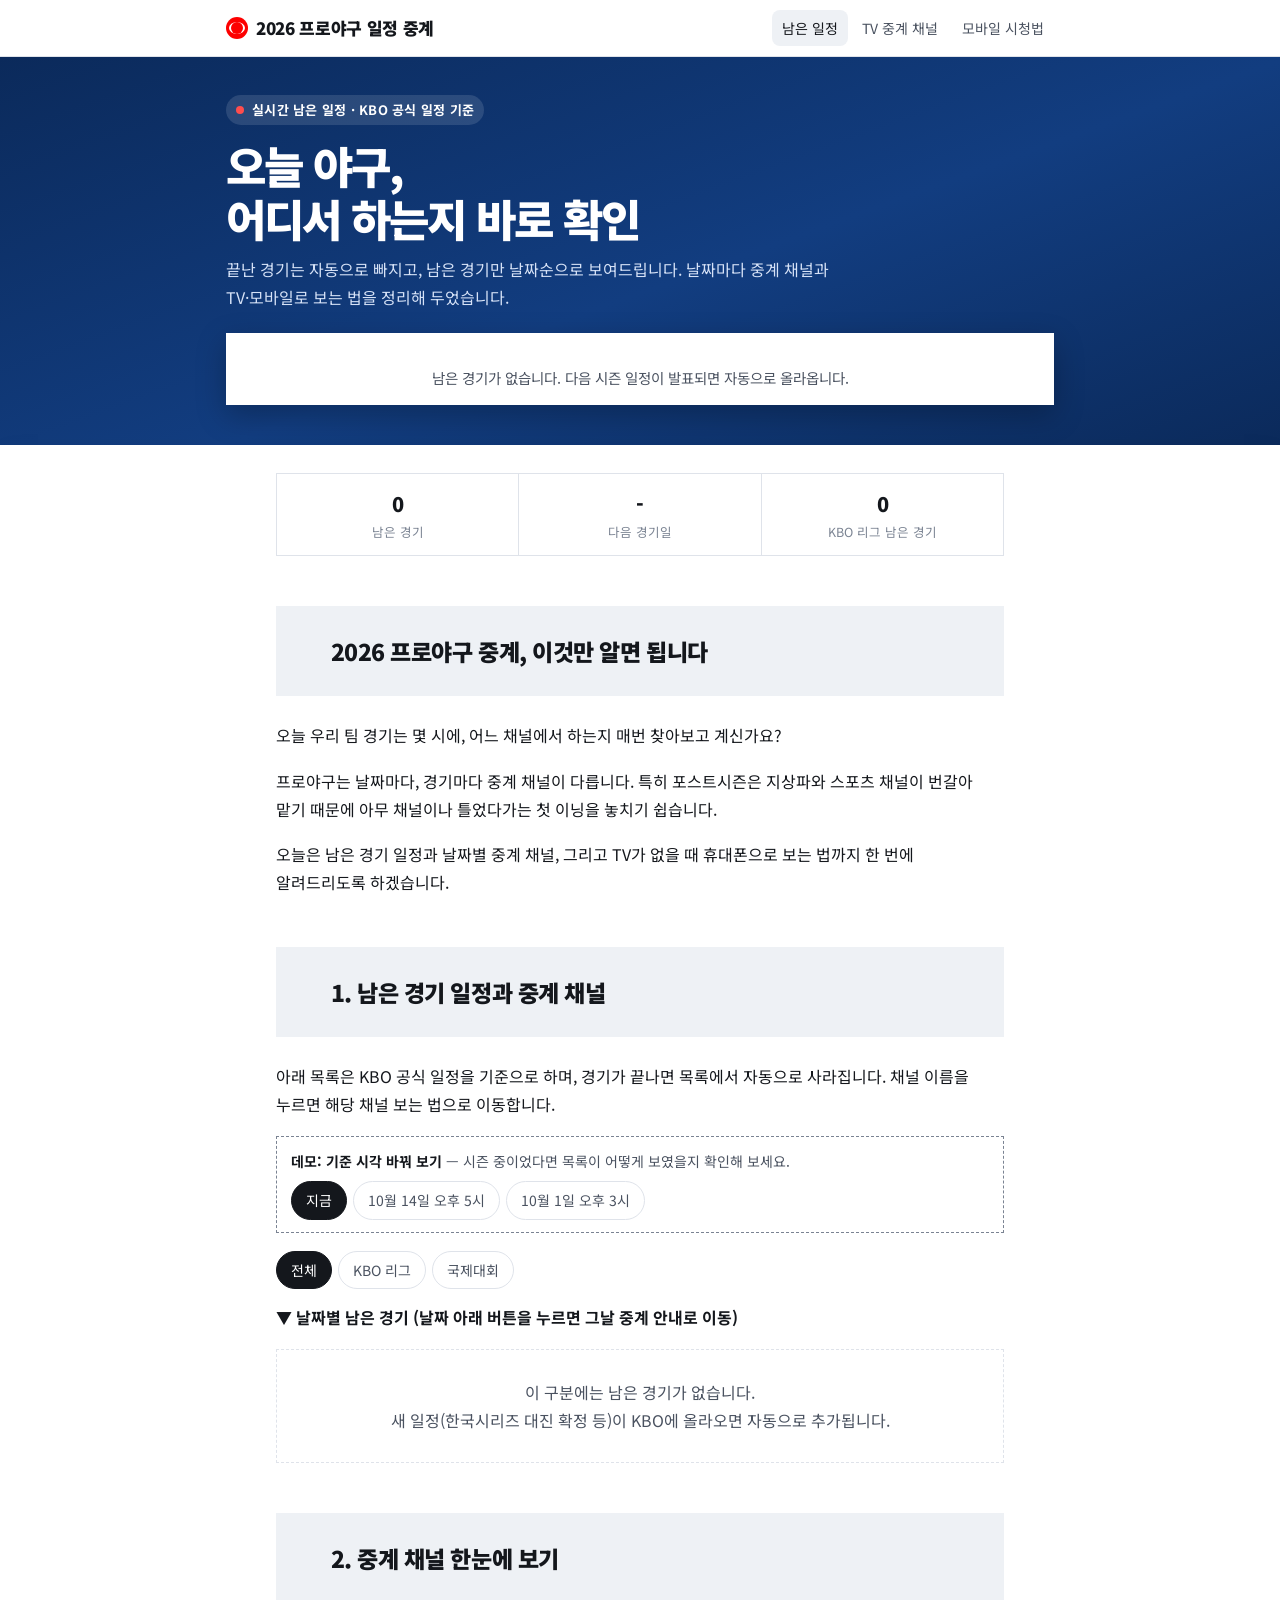
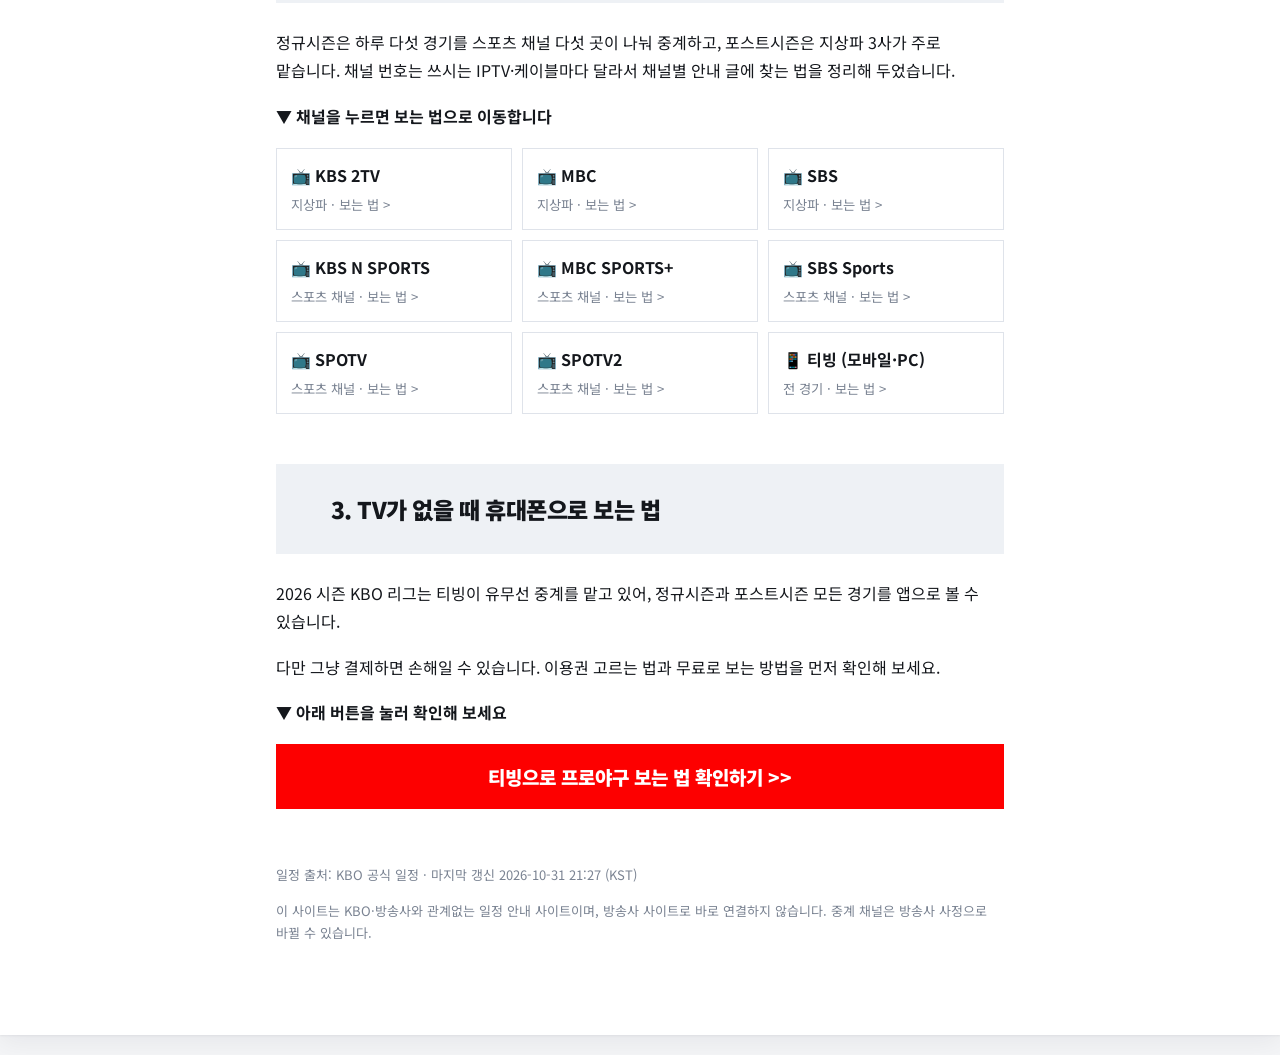
<file: site/kbo2026/index.html>
<!doctype html>
<html lang="ko">
<head>
<meta charset="utf-8">
<meta name="viewport" content="width=device-width, initial-scale=1, viewport-fit=cover">
<meta name="claude:viewport-fit-sides" content="cover">
<title>2026 프로야구 일정 중계</title>
<meta name="description" content="2026 KBO 프로야구 남은 경기 일정과 날짜별 중계 채널, TV·모바일 시청 방법을 실시간으로 정리합니다.">
<link rel="preconnect" href="https://fonts.googleapis.com">
<link rel="stylesheet" href="https://fonts.googleapis.com/css2?family=Noto+Sans+KR:wght@400;700;900&display=swap">
<link rel="stylesheet" href="style.css">
</head>
<body>
<header class="top"><div class="wrap">
  <a class="logo" href="index.html"><i aria-hidden="true"></i>2026 프로야구 일정 중계</a>
  <nav class="nav" aria-label="주요 메뉴">
    <a href="index.html#schedule" aria-current="page">남은 일정</a>
    <a href="guide-tv.html">TV 중계 채널</a>
    <a href="guide-tving.html">모바일 시청법</a>
  </nav>
</div></header>

<section class="hero"><div class="wrap">
  <span class="eyebrow"><span class="dot" aria-hidden="true"></span>실시간 남은 일정 · KBO 공식 일정 기준</span>
  <h1>오늘 야구,<br>어디서 하는지 바로 확인</h1>
  <p class="sub">끝난 경기는 자동으로 빠지고, 남은 경기만 날짜순으로 보여드립니다. 날짜마다 중계 채널과 TV·모바일로 보는 법을 정리해 두었습니다.</p>
  <div id="next" class="next" aria-live="polite"><p class="where">일정을 불러오는 중입니다…</p></div>
</div></section>

<main class="post" style="margin-top:0"><div class="wrap">
  <div class="stats" id="stats" style="margin-top:0"></div>

  <h2 id="intro-h">2026 프로야구 중계, 이것만 알면 됩니다</h2>
  <p>오늘 우리 팀 경기는 몇 시에, 어느 채널에서 하는지 매번 찾아보고 계신가요?</p>
  <p>프로야구는 날짜마다, 경기마다 중계 채널이 다릅니다. 특히 포스트시즌은 지상파와 스포츠 채널이 번갈아 맡기 때문에 아무 채널이나 틀었다가는 첫 이닝을 놓치기 쉽습니다.</p>
  <p>오늘은 남은 경기 일정과 날짜별 중계 채널, 그리고 TV가 없을 때 휴대폰으로 보는 법까지 한 번에 알려드리도록 하겠습니다.</p>

  <section id="schedule">
  <h2>1. 남은 경기 일정과 중계 채널</h2>
  <p>아래 목록은 KBO 공식 일정을 기준으로 하며, 경기가 끝나면 목록에서 자동으로 사라집니다. 채널 이름을 누르면 해당 채널 보는 법으로 이동합니다.</p>
  <div class="demo" id="demo">
    <b>데모: 기준 시각 바꿔 보기</b> — 시즌 중이었다면 목록이 어떻게 보였을지 확인해 보세요.
    <div class="filters" role="group" aria-label="기준 시각">
      <button type="button" data-at="" aria-pressed="true">지금</button>
      <button type="button" data-at="2026-10-14T17:00:00+09:00">10월 14일 오후 5시</button>
      <button type="button" data-at="2026-10-01T15:00:00+09:00">10월 1일 오후 3시</button>
    </div>
  </div>
  <div class="filters" id="filters" role="group" aria-label="경기 구분">
    <button type="button" data-f="all" aria-pressed="true">전체</button>
    <button type="button" data-f="kbo">KBO 리그</button>
    <button type="button" data-f="intl">국제대회</button>
  </div>
  <p class="pointer">▼ 날짜별 남은 경기 (날짜 아래 버튼을 누르면 그날 중계 안내로 이동)</p>
  <div id="list"></div>
  </section>

  <section id="channels">
  <h2>2. 중계 채널 한눈에 보기</h2>
  <p>정규시즌은 하루 다섯 경기를 스포츠 채널 다섯 곳이 나눠 중계하고, 포스트시즌은 지상파 3사가 주로 맡습니다. 채널 번호는 쓰시는 IPTV·케이블마다 달라서 채널별 안내 글에 찾는 법을 정리해 두었습니다.</p>
  <p class="pointer">▼ 채널을 누르면 보는 법으로 이동합니다</p>
  <div class="chgrid" id="chgrid"></div>
  </section>

  <section>
  <h2>3. TV가 없을 때 휴대폰으로 보는 법</h2>
  <p>2026 시즌 KBO 리그는 티빙이 유무선 중계를 맡고 있어, 정규시즌과 포스트시즌 모든 경기를 앱으로 볼 수 있습니다.</p>
  <p>다만 그냥 결제하면 손해일 수 있습니다. 이용권 고르는 법과 무료로 보는 방법을 먼저 확인해 보세요.</p>
  <p class="pointer">▼ 아래 버튼을 눌러 확인해 보세요</p>
  <a class="btn" href="guide-tving.html">티빙으로 프로야구 보는 법 확인하기 &gt;&gt;</a>
  </section>

  <footer>
    <p id="updated">일정 출처: KBO 공식 일정</p>
    <p>이 사이트는 KBO·방송사와 관계없는 일정 안내 사이트이며, 방송사 사이트로 바로 연결하지 않습니다. 중계 채널은 방송사 사정으로 바뀔 수 있습니다.</p>
  </footer>
</div></main>

<script src="common.js"></script>
<script>
let DATA = null, AT = null, FILTER = "all", NEXT = null;
const $ = s => document.querySelector(s);
const now = () => AT ? new Date(AT) : new Date();

function remaining(){
  const n = now();
  return DATA.games.filter(g => g.a && status(g, n) !== "done")
    .filter(g => FILTER === "all" || (FILTER === "intl") === (g.sr === "국제대회"));
}

function renderNext(){
  const n = now();
  const g = DATA.games.find(g => g.a && ["live","upcoming"].includes(status(g, n)));
  NEXT = g;
  if (!g){ $("#next").innerHTML = `<p class="where">남은 경기가 없습니다. 다음 시즌 일정이 발표되면 자동으로 올라옵니다.</p>`; return; }
  const live = status(g, n) === "live";
  $("#next").innerHTML = `
    <div class="next-head"><span>${live ? '<span class="badge live">진행 중</span>' : "다음 경기"} ${seriesBadge(g)}</span><span>${dateLabel(g.d)} ${esc(g.t)}</span></div>
    <div class="match">${team(g.a)}<small>vs</small>${team(g.h)}</div>
    <div class="where">${esc(g.st)} · ${dday(g.d, n) || shortDate(g.d)}</div>
    <div class="cd" id="cd" aria-label="경기 시작까지 남은 시간"></div>
    <div class="chips">${tvChips(g)}</div>
    <a class="btn" href="day.html#${g.d}">${shortDate(g.d)} 중계 채널·시청법 바로가기 &gt;&gt;</a>`;
  tick();
}

function tick(){
  const el = $("#cd"); if (!el || !NEXT) return;
  let s = Math.max(0, Math.floor((startOf(NEXT) - now()) / 1000));
  if (!s){ el.innerHTML = `<div style="min-width:160px"><b>경기 중</b><span>지금 중계 중입니다</span></div>`; return; }
  const parts = [[Math.floor(s/86400),"일"],[Math.floor(s%86400/3600),"시간"],[Math.floor(s%3600/60),"분"],[s%60,"초"]];
  el.innerHTML = parts.map(([v,l]) => `<div><b>${String(v).padStart(2,"0")}</b><span>${l}</span></div>`).join("");
}

function renderList(){
  const n = now(), rows = remaining(), byDay = new Map();
  rows.forEach(g => { if (!byDay.has(g.d)) byDay.set(g.d, []); byDay.get(g.d).push(g); });
  const kboLeft = DATA.games.filter(g => g.a && g.sr !== "국제대회" && status(g, n) !== "done").length;
  const firstDay = byDay.keys().next().value;
  $("#stats").innerHTML = `<div><b>${rows.length}</b>남은 경기</div><div><b>${firstDay ? shortDate(firstDay) : "-"}</b>다음 경기일</div><div><b>${kboLeft}</b>KBO 리그 남은 경기</div>`;
  if (!byDay.size){
    $("#list").innerHTML = `<div class="empty">이 구분에는 남은 경기가 없습니다.<br>새 일정(한국시리즈 대진 확정 등)이 KBO에 올라오면 자동으로 추가됩니다.</div>`; return;
  }
  const days = [...byDay].slice(0, 30);
  $("#list").innerHTML = days.map(([d, gs]) => `
    <article class="day">
      <div class="day-head"><span>${dateLabel(d)}</span><span class="dday">${dday(d, n)}</span></div>
      ${gs.map(g => { const st = status(g, n); return `
      <div class="game">
        <div class="g-time">${esc(g.t)}</div>
        <div class="g-match">${team(g.a)} <small style="color:var(--ink-3)">vs</small> ${team(g.h)}</div>
        <div class="g-sub">${seriesBadge(g)} ${st === "live" ? '<span class="badge live">진행 중</span>' : ""}${st === "cancel" ? `<span class="badge">${esc(g.n)}</span>` : ""}<span>${esc(g.st)}</span></div>
        <div class="g-tv chips">${tvChips(g)}</div>
      </div>`; }).join("")}
      <a class="btn" href="day.html#${d}">${shortDate(d)} 중계 안내 바로가기 &gt;&gt;</a>
    </article>`).join("") + (byDay.size > 30 ? `<p class="note">이후 ${byDay.size - 30}일 일정은 날짜가 가까워지면 표시됩니다.</p>` : "");
}

function renderChannels(){
  $("#chgrid").innerHTML = Object.values(CHANNELS).map(c =>
    `<a class="chcard" href="guide-tv.html#${c.key}"><b>📺 ${esc(c.name)}</b><small>${c.kind} · 보는 법 &gt;</small></a>`).join("") +
    `<a class="chcard" href="guide-tving.html"><b>📱 티빙 (모바일·PC)</b><small>전 경기 · 보는 법 &gt;</small></a>`;
}

function renderAll(){ renderNext(); renderList(); }

document.querySelectorAll("#demo button").forEach(b => b.onclick = () => {
  AT = b.dataset.at || null;
  document.querySelectorAll("#demo button").forEach(x => x.setAttribute("aria-pressed", x === b));
  renderAll();
});
document.querySelectorAll("#filters button").forEach(b => b.onclick = () => {
  FILTER = b.dataset.f;
  document.querySelectorAll("#filters button").forEach(x => x.setAttribute("aria-pressed", x === b));
  renderList();
});

async function refresh(){
  try {
    DATA = await loadSchedule();
    const u = DATA.updated.replace("T", " ").slice(0, 16);
    $("#updated").textContent = `일정 출처: ${DATA.source} · 마지막 갱신 ${u} (KST)`;
    renderAll();
  } catch (e) { $("#next").innerHTML = `<p class="where">${esc(e.message)}. 잠시 후 다시 시도해 주세요.</p>`; }
}
renderChannels();
refresh();
setInterval(tick, 1000);
setInterval(() => DATA && renderAll(), 60e3);   // 1분마다 지난 경기 자동 제외
setInterval(refresh, 10 * 60e3);                // 10분마다 새 일정·점수 반영
</script>
</body>
</html>
</file>
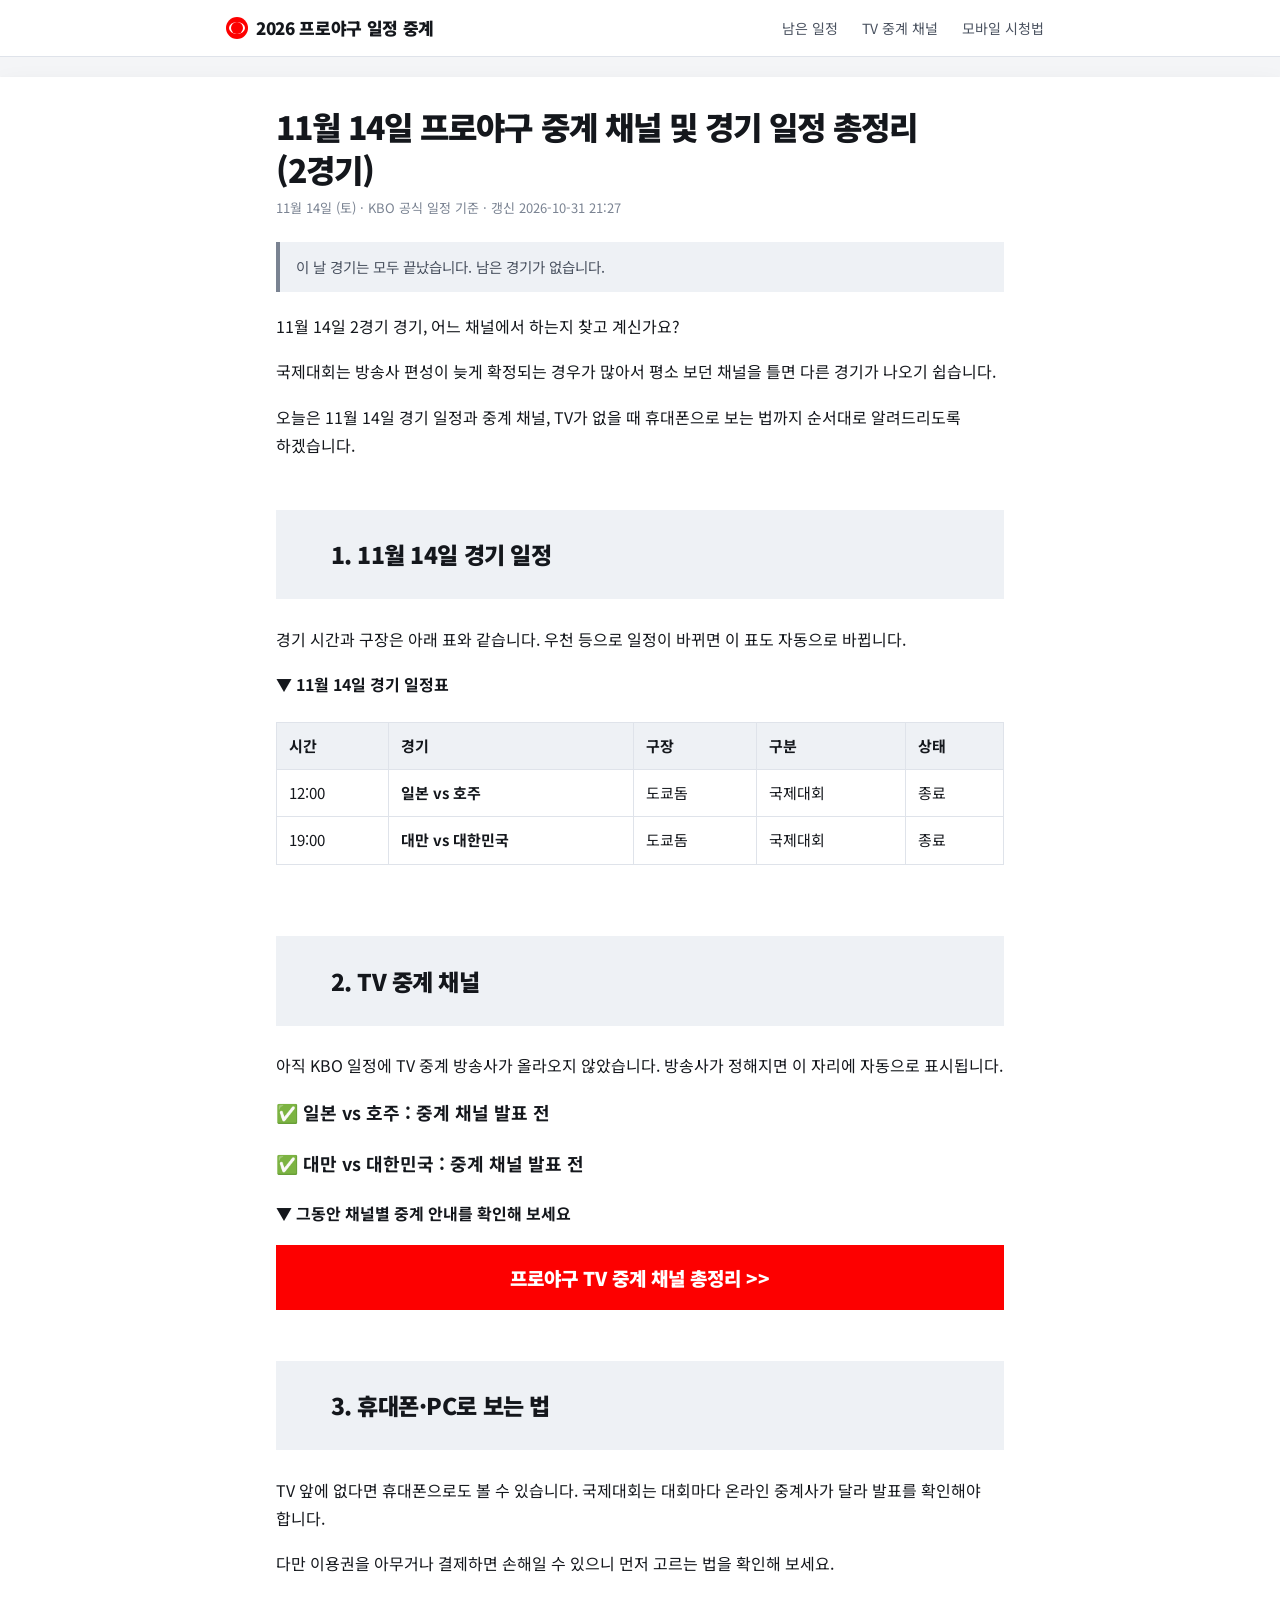
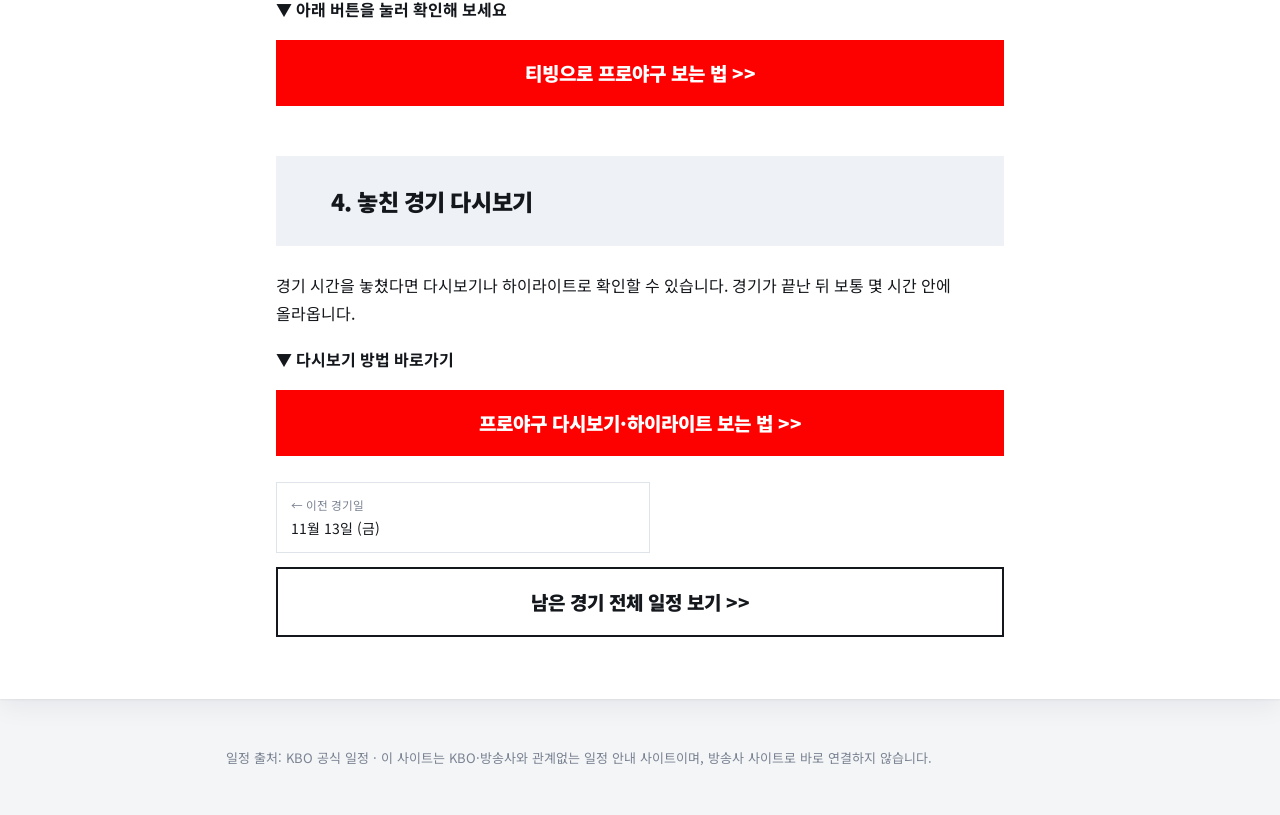
<file: site/kbo2026/day.html>
<!doctype html>
<html lang="ko">
<head>
<meta charset="utf-8">
<meta name="viewport" content="width=device-width, initial-scale=1, viewport-fit=cover">
<meta name="claude:viewport-fit-sides" content="cover">
<title>날짜별 중계 안내</title>
<link rel="preconnect" href="https://fonts.googleapis.com">
<link rel="stylesheet" href="https://fonts.googleapis.com/css2?family=Noto+Sans+KR:wght@400;700;900&display=swap">
<link rel="stylesheet" href="style.css">
</head>
<body>
<header class="top"><div class="wrap">
  <a class="logo" href="index.html"><i aria-hidden="true"></i>2026 프로야구 일정 중계</a>
  <nav class="nav" aria-label="주요 메뉴">
    <a href="index.html#schedule">남은 일정</a>
    <a href="guide-tv.html">TV 중계 채널</a>
    <a href="guide-tving.html">모바일 시청법</a>
  </nav>
</div></header>
<main class="post"><div class="wrap" id="art"><p>불러오는 중입니다…</p></div></main>
<script src="common.js"></script>
<script>
const art = document.getElementById("art");
async function render(){
  const data = await loadSchedule(), now = new Date();
  const days = [...new Set(data.games.filter(g => g.a).map(g => g.d))];
  let d = decodeURIComponent(location.hash.slice(1));
  if (!days.includes(d)) { // 날짜가 없으면 다음 경기일로
    d = days.find(x => data.games.some(g => g.d === x && status(g, now) !== "done")) || days[days.length - 1];
    history.replaceState(null, "", "#" + d);
  }
  const gs = data.games.filter(g => g.d === d && g.a);
  const i = days.indexOf(d), prev = days[i - 1], next = days[i + 1];
  const allDone = gs.every(g => status(g, now) === "done");
  const upcomingDay = days.find(x => data.games.some(g => g.d === x && status(g, now) !== "done"));
  const one = gs.length === 1 ? gs[0] : null;
  const title = one ? `${shortDate(d)} ${one.sr} ${one.a} vs ${one.h} 중계 채널 및 시청 방법 총정리`
                    : `${shortDate(d)} 프로야구 중계 채널 및 경기 일정 총정리 (${gs.length}경기)`;
  document.title = `${shortDate(d)} 프로야구 중계 안내`;
  const chs = [...new Map(gs.flatMap(g => g.tv).map(c => [c, channel(c)])).values()];
  const ps = gs.some(g => POST.includes(g.sr)), intl = gs.every(g => g.sr === "국제대회");
  const matchup = one ? `${one.a} vs ${one.h}` : `${gs.length}경기`;

  art.innerHTML = `
  <h1>${esc(title)}</h1>
  <div class="meta">${dateLabel(d)} · KBO 공식 일정 기준 · 갱신 ${esc(data.updated.slice(0,16).replace("T"," "))}</div>
  ${allDone ? `<div class="note done-banner">이 날 경기는 모두 끝났습니다. ${upcomingDay && upcomingDay !== d ? `다음 경기는 <a href="#${upcomingDay}">${dateLabel(upcomingDay)}</a>입니다.` : "남은 경기가 없습니다."}</div>` : ""}

  <p>${shortDate(d)} ${esc(matchup)} 경기, 어느 채널에서 하는지 찾고 계신가요?</p>
  <p>${ps ? "포스트시즌은 경기마다 중계 방송사가 바뀌어서" : intl ? "국제대회는 방송사 편성이 늦게 확정되는 경우가 많아서" : "정규시즌은 하루 다섯 경기를 채널 다섯 곳이 나눠 맡아서"} 평소 보던 채널을 틀면 다른 경기가 나오기 쉽습니다.</p>
  <p>오늘은 ${shortDate(d)} 경기 일정과 중계 채널, TV가 없을 때 휴대폰으로 보는 법까지 순서대로 알려드리도록 하겠습니다.</p>

  <h2>1. ${shortDate(d)} 경기 일정</h2>
  <p>경기 시간과 구장은 아래 표와 같습니다. 우천 등으로 일정이 바뀌면 이 표도 자동으로 바뀝니다.</p>
  <p class="pointer">▼ ${shortDate(d)} 경기 일정표</p>
  <div class="tblwrap"><table class="tbl">
    <thead><tr><th>시간</th><th>경기</th><th>구장</th><th>구분</th><th>상태</th></tr></thead>
    <tbody>${gs.map(g => { const s = status(g, now); return `<tr><td>${esc(g.t)}</td><td><b>${esc(g.a)} vs ${esc(g.h)}</b></td><td>${esc(g.st)}</td><td>${esc(g.sr)}</td><td>${
      s === "cancel" || (s === "done" && cancelled(g)) ? esc(g.n) : s === "done" ? (g.sc ? `종료 ${g.sc[0]}:${g.sc[1]}` : "종료") : s === "live" ? '<span class="badge live">진행 중</span>' : (dday(g.d, now) || "예정")}</td></tr>`; }).join("")}</tbody>
  </table></div>

  <h2>2. TV 중계 채널</h2>
  ${chs.length ? `<p>${shortDate(d)} 경기는 아래 채널에서 중계합니다. 채널 번호는 쓰시는 IPTV·케이블마다 다르니 버튼을 눌러 찾는 법을 확인해 보세요.</p>
  ${gs.map(g => `<p class="check">✅ ${esc(g.a)} vs ${esc(g.h)} : ${g.tv.length ? g.tv.map(c => esc(channel(c).name)).join(", ") : "발표 전"}</p>`).join("")}
  <p class="pointer">▼ 채널 번호 찾는 법 바로가기</p>
  ${chs.slice(0, 3).map(c => `<a class="btn" href="guide-tv.html#${c.key}">${esc(c.name)} 채널 번호 확인하기 &gt;&gt;</a>`).join("")}
  ${chs.length > 3 ? `<div class="chips">${chs.slice(3).map(c => `<a class="chip" href="guide-tv.html#${c.key}">📺 ${esc(c.name)}</a>`).join("")}</div>` : ""}`
  : `<p>아직 KBO 일정에 TV 중계 방송사가 올라오지 않았습니다. 방송사가 정해지면 이 자리에 자동으로 표시됩니다.</p>
  ${gs.map(g => `<p class="check">✅ ${esc(g.a)} vs ${esc(g.h)} : 중계 채널 발표 전</p>`).join("")}
  <p class="pointer">▼ 그동안 채널별 중계 안내를 확인해 보세요</p>
  <a class="btn" href="guide-tv.html">프로야구 TV 중계 채널 총정리 &gt;&gt;</a>`}

  <h2>3. 휴대폰·PC로 보는 법</h2>
  <p>TV 앞에 없다면 휴대폰으로도 볼 수 있습니다. ${intl ? "국제대회는 대회마다 온라인 중계사가 달라 발표를 확인해야 합니다." : "2026 시즌 KBO 리그 경기는 티빙에서 생중계합니다."}</p>
  <p>다만 이용권을 아무거나 결제하면 손해일 수 있으니 먼저 고르는 법을 확인해 보세요.</p>
  <p class="pointer">▼ 아래 버튼을 눌러 확인해 보세요</p>
  <a class="btn" href="guide-tving.html">티빙으로 프로야구 보는 법 &gt;&gt;</a>

  <h2>4. 놓친 경기 다시보기</h2>
  <p>경기 시간을 놓쳤다면 다시보기나 하이라이트로 확인할 수 있습니다. 경기가 끝난 뒤 보통 몇 시간 안에 올라옵니다.</p>
  <p class="pointer">▼ 다시보기 방법 바로가기</p>
  <a class="btn" href="guide-tving.html#replay">프로야구 다시보기·하이라이트 보는 법 &gt;&gt;</a>

  <nav class="pager" aria-label="다른 날짜">
    ${prev ? `<a href="#${prev}"><small>← 이전 경기일</small>${dateLabel(prev)}</a>` : "<span style='flex:1'></span>"}
    ${next ? `<a class="next-day" href="#${next}"><small>다음 경기일 →</small>${dateLabel(next)}</a>` : "<span style='flex:1'></span>"}
  </nav>
  <a class="btn ghost" href="index.html#schedule" style="margin-top:14px">남은 경기 전체 일정 보기 &gt;&gt;</a>
  `;
  window.scrollTo(0, 0);
}
render().catch(e => art.innerHTML = `<p>${esc(e.message)}</p>`);
addEventListener("hashchange", () => render());
</script>
<div class="wrap">  <footer>
    <p>일정 출처: KBO 공식 일정 · 이 사이트는 KBO·방송사와 관계없는 일정 안내 사이트이며, 방송사 사이트로 바로 연결하지 않습니다.</p>
  </footer></div></body></html>
</file>
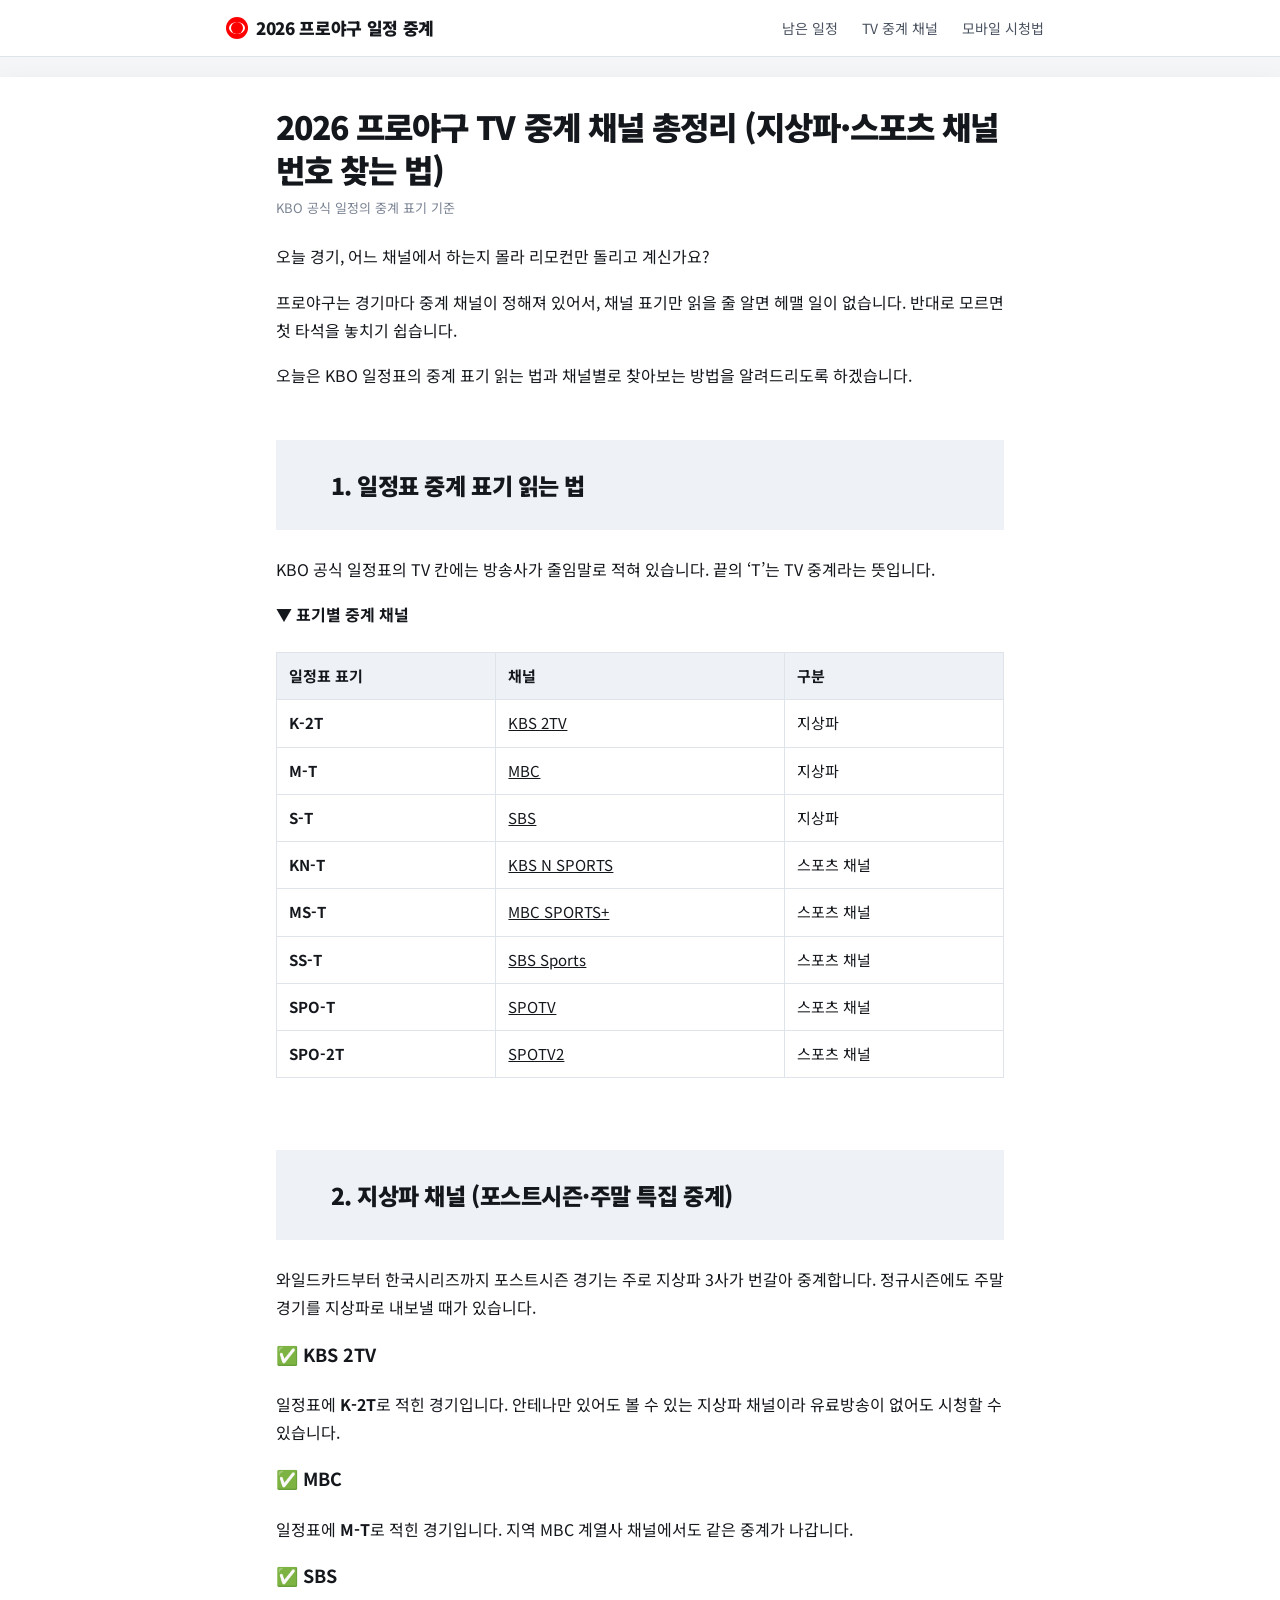
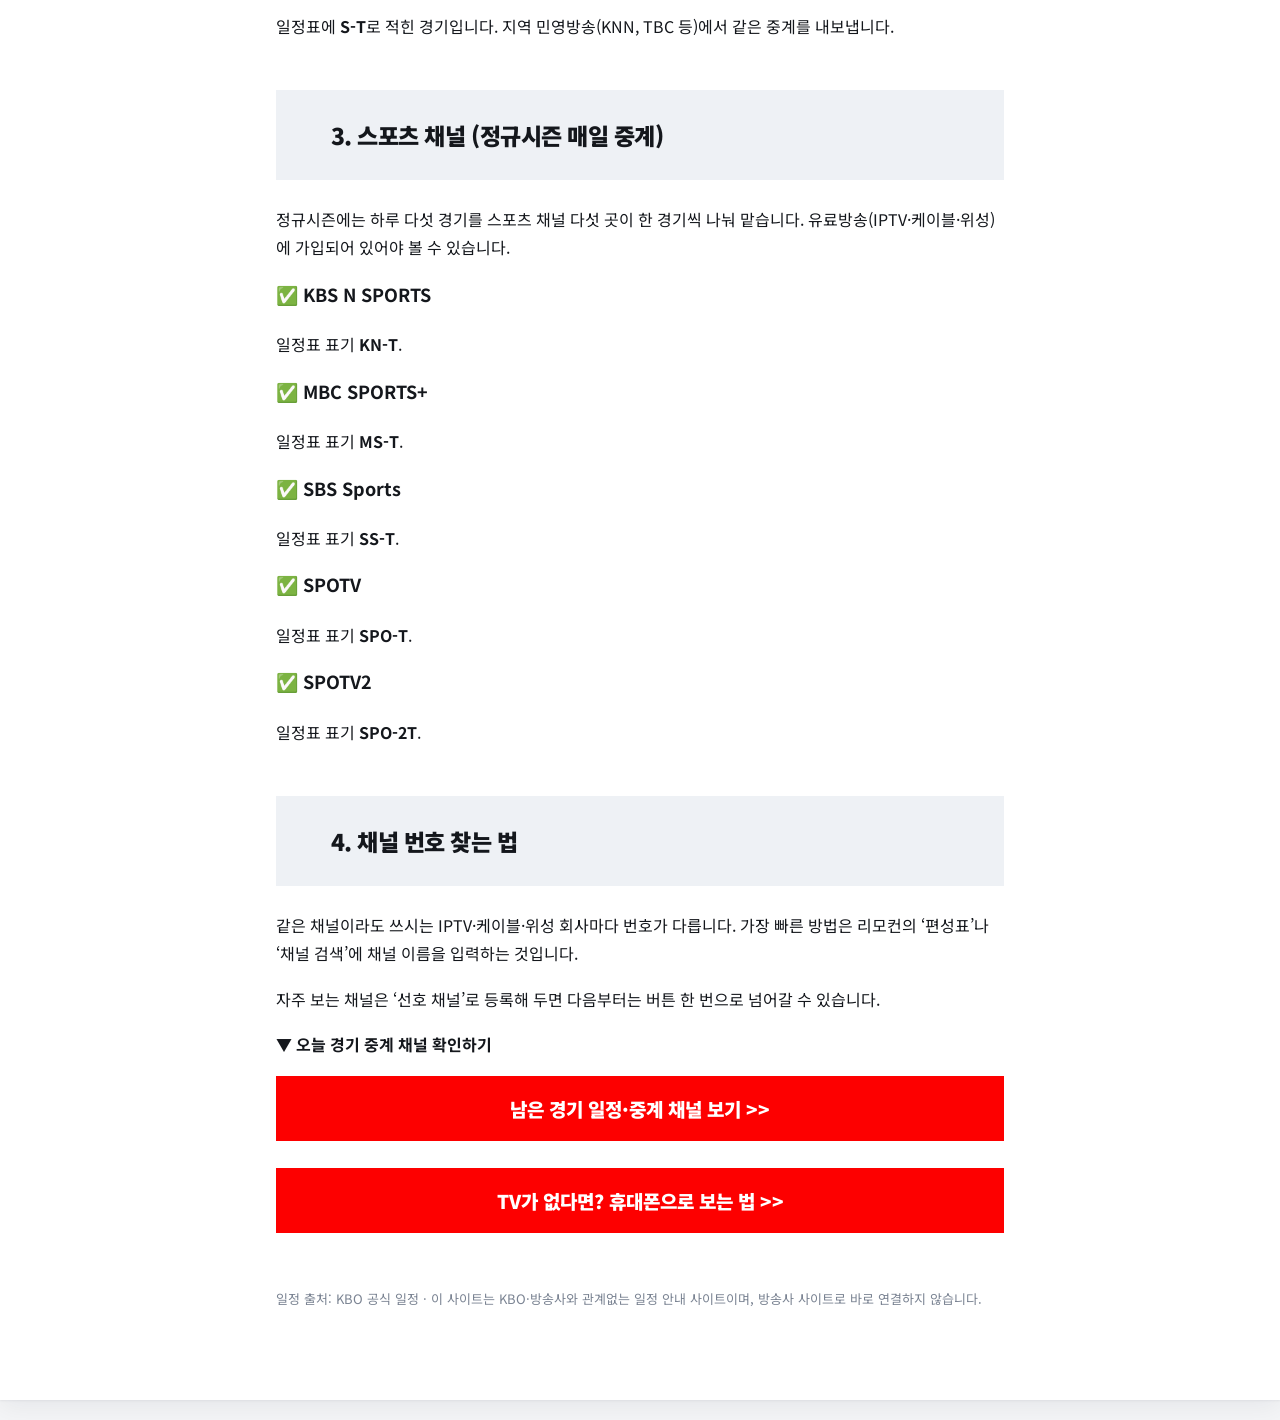
<file: site/kbo2026/guide-tv.html>
<!doctype html>
<html lang="ko">
<head>
<meta charset="utf-8">
<meta name="viewport" content="width=device-width, initial-scale=1, viewport-fit=cover">
<meta name="claude:viewport-fit-sides" content="cover">
<title>TV 중계 채널</title>
<link rel="preconnect" href="https://fonts.googleapis.com">
<link rel="stylesheet" href="https://fonts.googleapis.com/css2?family=Noto+Sans+KR:wght@400;700;900&display=swap">
<link rel="stylesheet" href="style.css">
</head>
<body>
<header class="top"><div class="wrap">
  <a class="logo" href="index.html"><i aria-hidden="true"></i>2026 프로야구 일정 중계</a>
  <nav class="nav" aria-label="주요 메뉴">
    <a href="index.html#schedule">남은 일정</a>
    <a href="guide-tv.html">TV 중계 채널</a>
    <a href="guide-tving.html">모바일 시청법</a>
  </nav>
</div></header>
<main class="post"><div class="wrap">
  <h1>2026 프로야구 TV 중계 채널 총정리 (지상파·스포츠 채널 번호 찾는 법)</h1>
  <div class="meta">KBO 공식 일정의 중계 표기 기준</div>
  <p>오늘 경기, 어느 채널에서 하는지 몰라 리모컨만 돌리고 계신가요?</p>
  <p>프로야구는 경기마다 중계 채널이 정해져 있어서, 채널 표기만 읽을 줄 알면 헤맬 일이 없습니다. 반대로 모르면 첫 타석을 놓치기 쉽습니다.</p>
  <p>오늘은 KBO 일정표의 중계 표기 읽는 법과 채널별로 찾아보는 방법을 알려드리도록 하겠습니다.</p>

  <section id="codes">
  <h2>1. 일정표 중계 표기 읽는 법</h2>
  <p>KBO 공식 일정표의 TV 칸에는 방송사가 줄임말로 적혀 있습니다. 끝의 ‘T’는 TV 중계라는 뜻입니다.</p>
  <p class="pointer">▼ 표기별 중계 채널</p>
  <div class="tblwrap"><table class="tbl"><thead><tr><th>일정표 표기</th><th>채널</th><th>구분</th></tr></thead><tbody id="codes-body"></tbody></table></div>
  </section>

  <h2>2. 지상파 채널 (포스트시즌·주말 특집 중계)</h2>
  <p>와일드카드부터 한국시리즈까지 포스트시즌 경기는 주로 지상파 3사가 번갈아 중계합니다. 정규시즌에도 주말 경기를 지상파로 내보낼 때가 있습니다.</p>
  <div id="kbs2"><p class="check">✅ KBS 2TV</p><p>일정표에 <b>K-2T</b>로 적힌 경기입니다. 안테나만 있어도 볼 수 있는 지상파 채널이라 유료방송이 없어도 시청할 수 있습니다.</p></div>
  <div id="mbc"><p class="check">✅ MBC</p><p>일정표에 <b>M-T</b>로 적힌 경기입니다. 지역 MBC 계열사 채널에서도 같은 중계가 나갑니다.</p></div>
  <div id="sbs"><p class="check">✅ SBS</p><p>일정표에 <b>S-T</b>로 적힌 경기입니다. 지역 민영방송(KNN, TBC 등)에서 같은 중계를 내보냅니다.</p></div>

  <h2>3. 스포츠 채널 (정규시즌 매일 중계)</h2>
  <p>정규시즌에는 하루 다섯 경기를 스포츠 채널 다섯 곳이 한 경기씩 나눠 맡습니다. 유료방송(IPTV·케이블·위성)에 가입되어 있어야 볼 수 있습니다.</p>
  <div id="kbsn"><p class="check">✅ KBS N SPORTS</p><p>일정표 표기 <b>KN-T</b>.</p></div>
  <div id="mbcsports"><p class="check">✅ MBC SPORTS+</p><p>일정표 표기 <b>MS-T</b>.</p></div>
  <div id="sbssports"><p class="check">✅ SBS Sports</p><p>일정표 표기 <b>SS-T</b>.</p></div>
  <div id="spotv"><p class="check">✅ SPOTV</p><p>일정표 표기 <b>SPO-T</b>.</p></div>
  <div id="spotv2"><p class="check">✅ SPOTV2</p><p>일정표 표기 <b>SPO-2T</b>.</p></div>

  <h2>4. 채널 번호 찾는 법</h2>
  <p>같은 채널이라도 쓰시는 IPTV·케이블·위성 회사마다 번호가 다릅니다. 가장 빠른 방법은 리모컨의 ‘편성표’나 ‘채널 검색’에 채널 이름을 입력하는 것입니다.</p>
  <p>자주 보는 채널은 ‘선호 채널’로 등록해 두면 다음부터는 버튼 한 번으로 넘어갈 수 있습니다.</p>
  <p class="pointer">▼ 오늘 경기 중계 채널 확인하기</p>
  <a class="btn" href="index.html#schedule">남은 경기 일정·중계 채널 보기 &gt;&gt;</a>
  <a class="btn" href="guide-tving.html">TV가 없다면? 휴대폰으로 보는 법 &gt;&gt;</a>
  <footer>
    <p>일정 출처: KBO 공식 일정 · 이 사이트는 KBO·방송사와 관계없는 일정 안내 사이트이며, 방송사 사이트로 바로 연결하지 않습니다.</p>
  </footer>
</div></main>
<script src="common.js"></script>
<script>
document.getElementById("codes-body").innerHTML = Object.entries(CHANNELS).map(([code, c]) =>
  `<tr><td><b>${esc(code)}</b></td><td><a href="#${c.key}">${esc(c.name)}</a></td><td>${c.kind}</td></tr>`).join("");
</script>
</body></html>
</file>
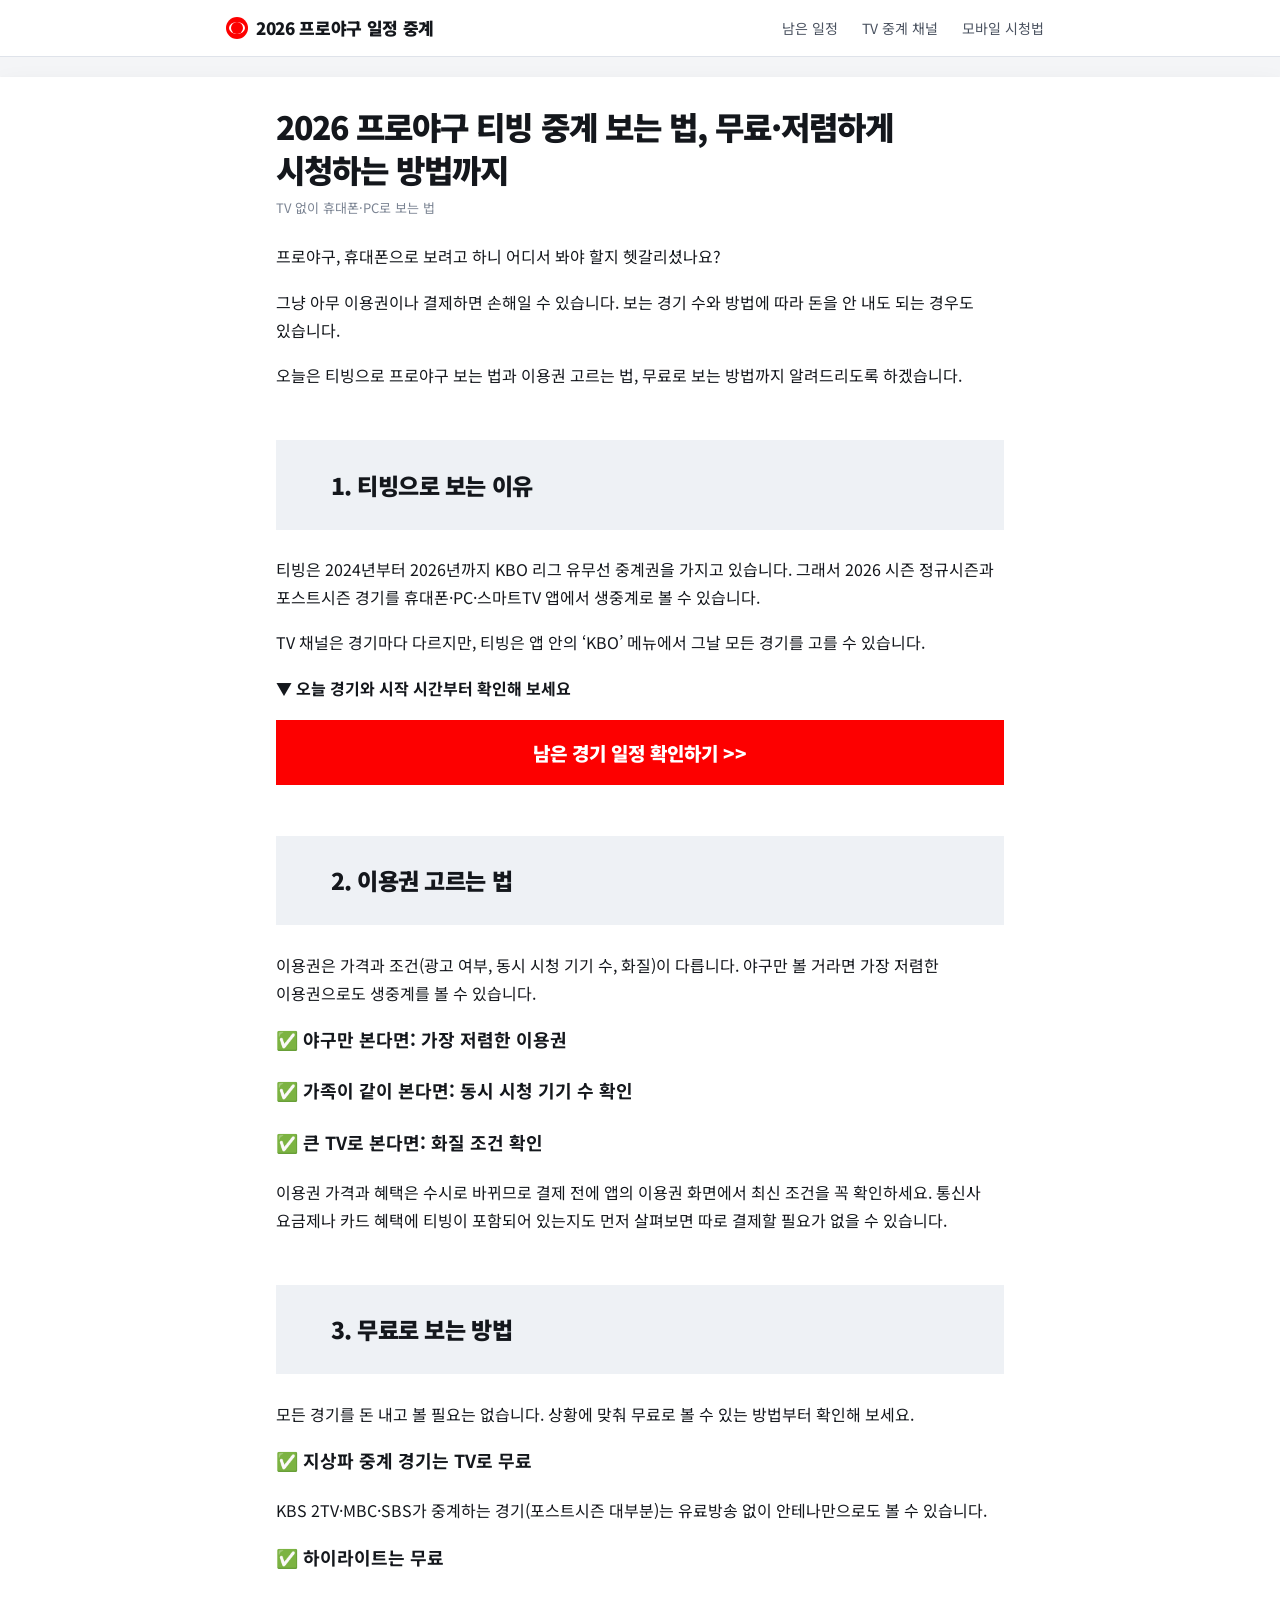
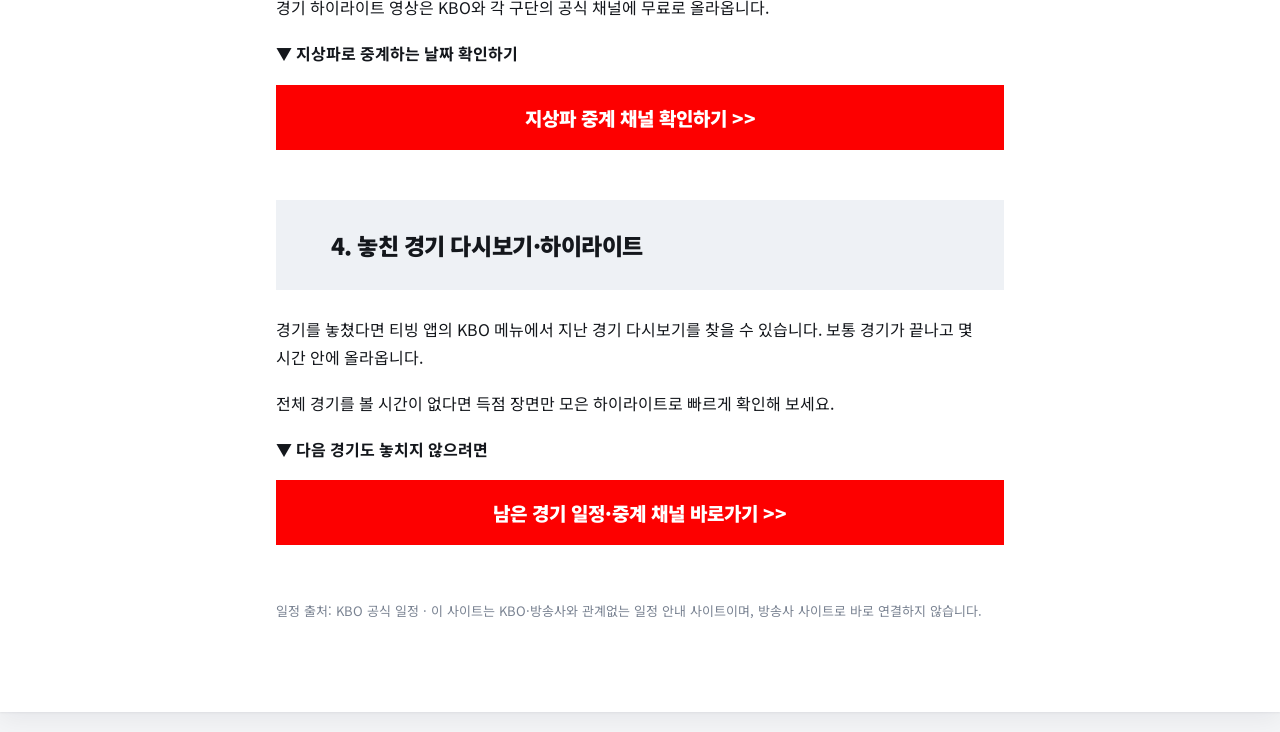
<file: site/kbo2026/guide-tving.html>
<!doctype html>
<html lang="ko">
<head>
<meta charset="utf-8">
<meta name="viewport" content="width=device-width, initial-scale=1, viewport-fit=cover">
<meta name="claude:viewport-fit-sides" content="cover">
<title>티빙 시청 가이드</title>
<link rel="preconnect" href="https://fonts.googleapis.com">
<link rel="stylesheet" href="https://fonts.googleapis.com/css2?family=Noto+Sans+KR:wght@400;700;900&display=swap">
<link rel="stylesheet" href="style.css">
</head>
<body>
<header class="top"><div class="wrap">
  <a class="logo" href="index.html"><i aria-hidden="true"></i>2026 프로야구 일정 중계</a>
  <nav class="nav" aria-label="주요 메뉴">
    <a href="index.html#schedule">남은 일정</a>
    <a href="guide-tv.html">TV 중계 채널</a>
    <a href="guide-tving.html">모바일 시청법</a>
  </nav>
</div></header>
<main class="post"><div class="wrap">
  <h1>2026 프로야구 티빙 중계 보는 법, 무료·저렴하게 시청하는 방법까지</h1>
  <div class="meta">TV 없이 휴대폰·PC로 보는 법</div>
  <p>프로야구, 휴대폰으로 보려고 하니 어디서 봐야 할지 헷갈리셨나요?</p>
  <p>그냥 아무 이용권이나 결제하면 손해일 수 있습니다. 보는 경기 수와 방법에 따라 돈을 안 내도 되는 경우도 있습니다.</p>
  <p>오늘은 티빙으로 프로야구 보는 법과 이용권 고르는 법, 무료로 보는 방법까지 알려드리도록 하겠습니다.</p>

  <h2>1. 티빙으로 보는 이유</h2>
  <p>티빙은 2024년부터 2026년까지 KBO 리그 유무선 중계권을 가지고 있습니다. 그래서 2026 시즌 정규시즌과 포스트시즌 경기를 휴대폰·PC·스마트TV 앱에서 생중계로 볼 수 있습니다.</p>
  <p>TV 채널은 경기마다 다르지만, 티빙은 앱 안의 ‘KBO’ 메뉴에서 그날 모든 경기를 고를 수 있습니다.</p>
  <p class="pointer">▼ 오늘 경기와 시작 시간부터 확인해 보세요</p>
  <a class="btn" href="index.html#schedule">남은 경기 일정 확인하기 &gt;&gt;</a>

  <h2>2. 이용권 고르는 법</h2>
  <p>이용권은 가격과 조건(광고 여부, 동시 시청 기기 수, 화질)이 다릅니다. 야구만 볼 거라면 가장 저렴한 이용권으로도 생중계를 볼 수 있습니다.</p>
  <p class="check">✅ 야구만 본다면: 가장 저렴한 이용권</p>
  <p class="check">✅ 가족이 같이 본다면: 동시 시청 기기 수 확인</p>
  <p class="check">✅ 큰 TV로 본다면: 화질 조건 확인</p>
  <p>이용권 가격과 혜택은 수시로 바뀌므로 결제 전에 앱의 이용권 화면에서 최신 조건을 꼭 확인하세요. 통신사 요금제나 카드 혜택에 티빙이 포함되어 있는지도 먼저 살펴보면 따로 결제할 필요가 없을 수 있습니다.</p>

  <h2>3. 무료로 보는 방법</h2>
  <p>모든 경기를 돈 내고 볼 필요는 없습니다. 상황에 맞춰 무료로 볼 수 있는 방법부터 확인해 보세요.</p>
  <p class="check">✅ 지상파 중계 경기는 TV로 무료</p>
  <p>KBS 2TV·MBC·SBS가 중계하는 경기(포스트시즌 대부분)는 유료방송 없이 안테나만으로도 볼 수 있습니다.</p>
  <p class="check">✅ 하이라이트는 무료</p>
  <p>경기 하이라이트 영상은 KBO와 각 구단의 공식 채널에 무료로 올라옵니다.</p>
  <p class="pointer">▼ 지상파로 중계하는 날짜 확인하기</p>
  <a class="btn" href="guide-tv.html#kbs2">지상파 중계 채널 확인하기 &gt;&gt;</a>

  <section id="replay">
  <h2>4. 놓친 경기 다시보기·하이라이트</h2>
  <p>경기를 놓쳤다면 티빙 앱의 KBO 메뉴에서 지난 경기 다시보기를 찾을 수 있습니다. 보통 경기가 끝나고 몇 시간 안에 올라옵니다.</p>
  <p>전체 경기를 볼 시간이 없다면 득점 장면만 모은 하이라이트로 빠르게 확인해 보세요.</p>
  <p class="pointer">▼ 다음 경기도 놓치지 않으려면</p>
  <a class="btn" href="index.html">남은 경기 일정·중계 채널 바로가기 &gt;&gt;</a>
  </section>
  <footer>
    <p>일정 출처: KBO 공식 일정 · 이 사이트는 KBO·방송사와 관계없는 일정 안내 사이트이며, 방송사 사이트로 바로 연결하지 않습니다.</p>
  </footer>
</div></main></body></html>
</file>
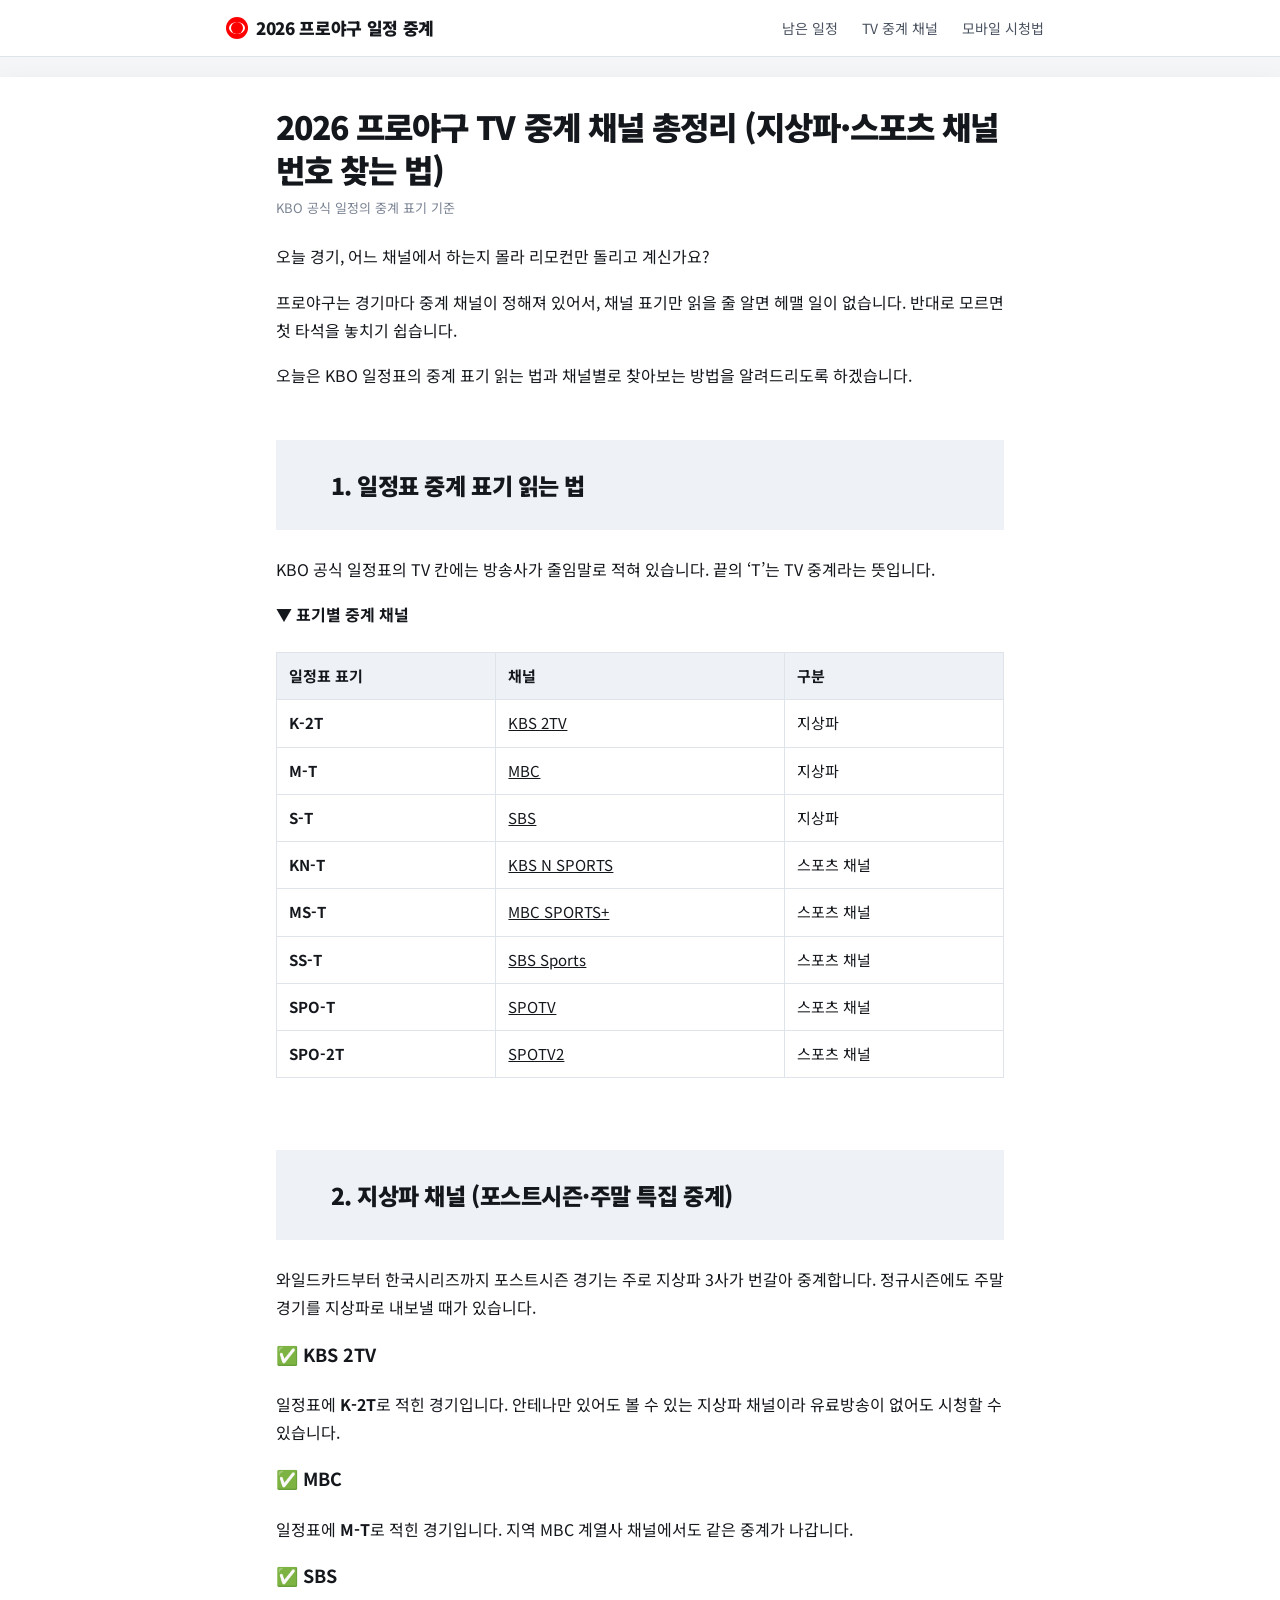
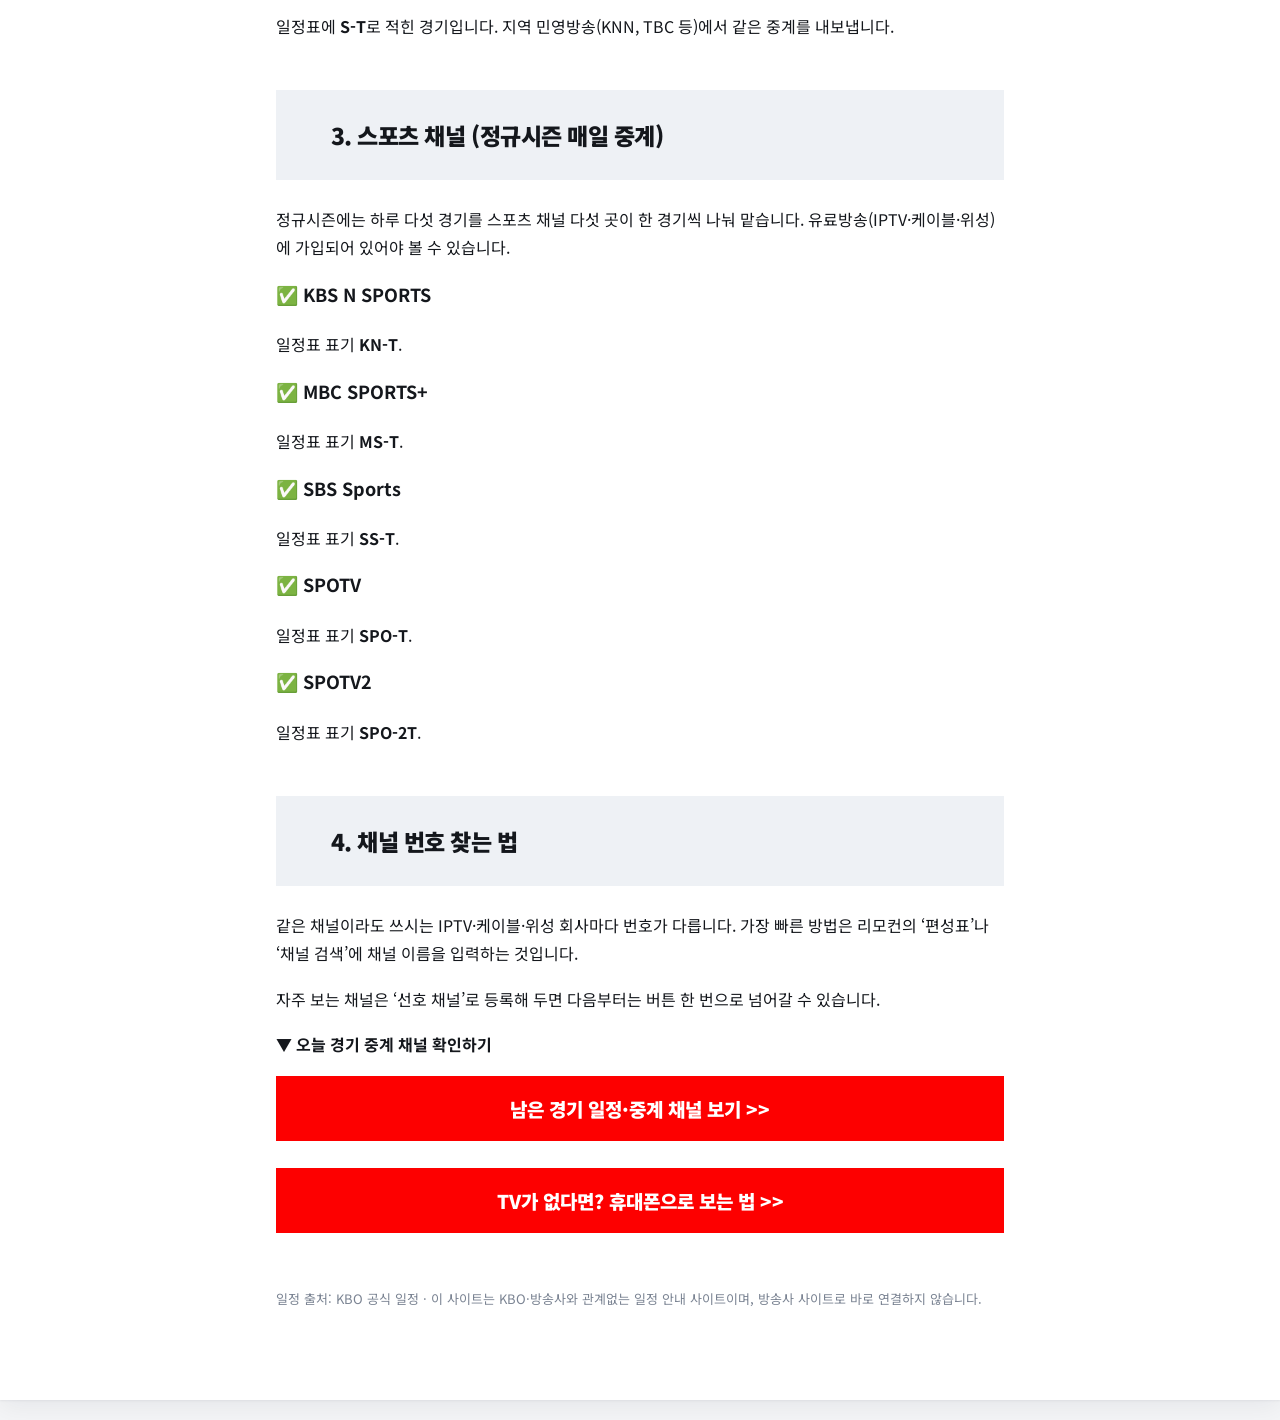
<file: site/kbo2026/cloudflare/guide-tv.html>
<!doctype html>
<html lang="ko">
<head>
<meta charset="utf-8">
<meta name="viewport" content="width=device-width, initial-scale=1, viewport-fit=cover">
<title>TV 중계 채널</title>
<meta name="description" content="2026 프로야구 TV 중계 채널 표기 읽는 법과 지상파·스포츠 채널 번호 찾는 법을 정리합니다.">
<link rel="icon" href="favicon.svg" type="image/svg+xml">
<link rel="preconnect" href="https://fonts.googleapis.com">
<link rel="stylesheet" href="https://fonts.googleapis.com/css2?family=Noto+Sans+KR:wght@400;700;900&display=swap">
<link rel="stylesheet" href="style.css">
</head>
<body>
<header class="top"><div class="wrap">
  <a class="logo" href="index.html"><i aria-hidden="true"></i>2026 프로야구 일정 중계</a>
  <nav class="nav" aria-label="주요 메뉴">
    <a href="index.html#schedule">남은 일정</a>
    <a href="guide-tv.html">TV 중계 채널</a>
    <a href="guide-tving.html">모바일 시청법</a>
  </nav>
</div></header>
<main class="post"><div class="wrap">
  <h1>2026 프로야구 TV 중계 채널 총정리 (지상파·스포츠 채널 번호 찾는 법)</h1>
  <div class="meta">KBO 공식 일정의 중계 표기 기준</div>
  <p>오늘 경기, 어느 채널에서 하는지 몰라 리모컨만 돌리고 계신가요?</p>
  <p>프로야구는 경기마다 중계 채널이 정해져 있어서, 채널 표기만 읽을 줄 알면 헤맬 일이 없습니다. 반대로 모르면 첫 타석을 놓치기 쉽습니다.</p>
  <p>오늘은 KBO 일정표의 중계 표기 읽는 법과 채널별로 찾아보는 방법을 알려드리도록 하겠습니다.</p>

  <section id="codes">
  <h2>1. 일정표 중계 표기 읽는 법</h2>
  <p>KBO 공식 일정표의 TV 칸에는 방송사가 줄임말로 적혀 있습니다. 끝의 ‘T’는 TV 중계라는 뜻입니다.</p>
  <p class="pointer">▼ 표기별 중계 채널</p>
  <div class="tblwrap"><table class="tbl"><thead><tr><th>일정표 표기</th><th>채널</th><th>구분</th></tr></thead><tbody id="codes-body"></tbody></table></div>
  </section>

  <h2>2. 지상파 채널 (포스트시즌·주말 특집 중계)</h2>
  <p>와일드카드부터 한국시리즈까지 포스트시즌 경기는 주로 지상파 3사가 번갈아 중계합니다. 정규시즌에도 주말 경기를 지상파로 내보낼 때가 있습니다.</p>
  <div id="kbs2"><p class="check">✅ KBS 2TV</p><p>일정표에 <b>K-2T</b>로 적힌 경기입니다. 안테나만 있어도 볼 수 있는 지상파 채널이라 유료방송이 없어도 시청할 수 있습니다.</p></div>
  <div id="mbc"><p class="check">✅ MBC</p><p>일정표에 <b>M-T</b>로 적힌 경기입니다. 지역 MBC 계열사 채널에서도 같은 중계가 나갑니다.</p></div>
  <div id="sbs"><p class="check">✅ SBS</p><p>일정표에 <b>S-T</b>로 적힌 경기입니다. 지역 민영방송(KNN, TBC 등)에서 같은 중계를 내보냅니다.</p></div>

  <h2>3. 스포츠 채널 (정규시즌 매일 중계)</h2>
  <p>정규시즌에는 하루 다섯 경기를 스포츠 채널 다섯 곳이 한 경기씩 나눠 맡습니다. 유료방송(IPTV·케이블·위성)에 가입되어 있어야 볼 수 있습니다.</p>
  <div id="kbsn"><p class="check">✅ KBS N SPORTS</p><p>일정표 표기 <b>KN-T</b>.</p></div>
  <div id="mbcsports"><p class="check">✅ MBC SPORTS+</p><p>일정표 표기 <b>MS-T</b>.</p></div>
  <div id="sbssports"><p class="check">✅ SBS Sports</p><p>일정표 표기 <b>SS-T</b>.</p></div>
  <div id="spotv"><p class="check">✅ SPOTV</p><p>일정표 표기 <b>SPO-T</b>.</p></div>
  <div id="spotv2"><p class="check">✅ SPOTV2</p><p>일정표 표기 <b>SPO-2T</b>.</p></div>

  <h2>4. 채널 번호 찾는 법</h2>
  <p>같은 채널이라도 쓰시는 IPTV·케이블·위성 회사마다 번호가 다릅니다. 가장 빠른 방법은 리모컨의 ‘편성표’나 ‘채널 검색’에 채널 이름을 입력하는 것입니다.</p>
  <p>자주 보는 채널은 ‘선호 채널’로 등록해 두면 다음부터는 버튼 한 번으로 넘어갈 수 있습니다.</p>
  <p class="pointer">▼ 오늘 경기 중계 채널 확인하기</p>
  <a class="btn" href="index.html#schedule">남은 경기 일정·중계 채널 보기 &gt;&gt;</a>
  <a class="btn" href="guide-tving.html">TV가 없다면? 휴대폰으로 보는 법 &gt;&gt;</a>
  <footer>
    <p>일정 출처: KBO 공식 일정 · 이 사이트는 KBO·방송사와 관계없는 일정 안내 사이트이며, 방송사 사이트로 바로 연결하지 않습니다.</p>
  </footer>
</div></main>
<script src="common.js"></script>
<script>
document.getElementById("codes-body").innerHTML = Object.entries(CHANNELS).map(([code, c]) =>
  `<tr><td><b>${esc(code)}</b></td><td><a href="#${c.key}">${esc(c.name)}</a></td><td>${c.kind}</td></tr>`).join("");
</script>
</body></html>
</file>
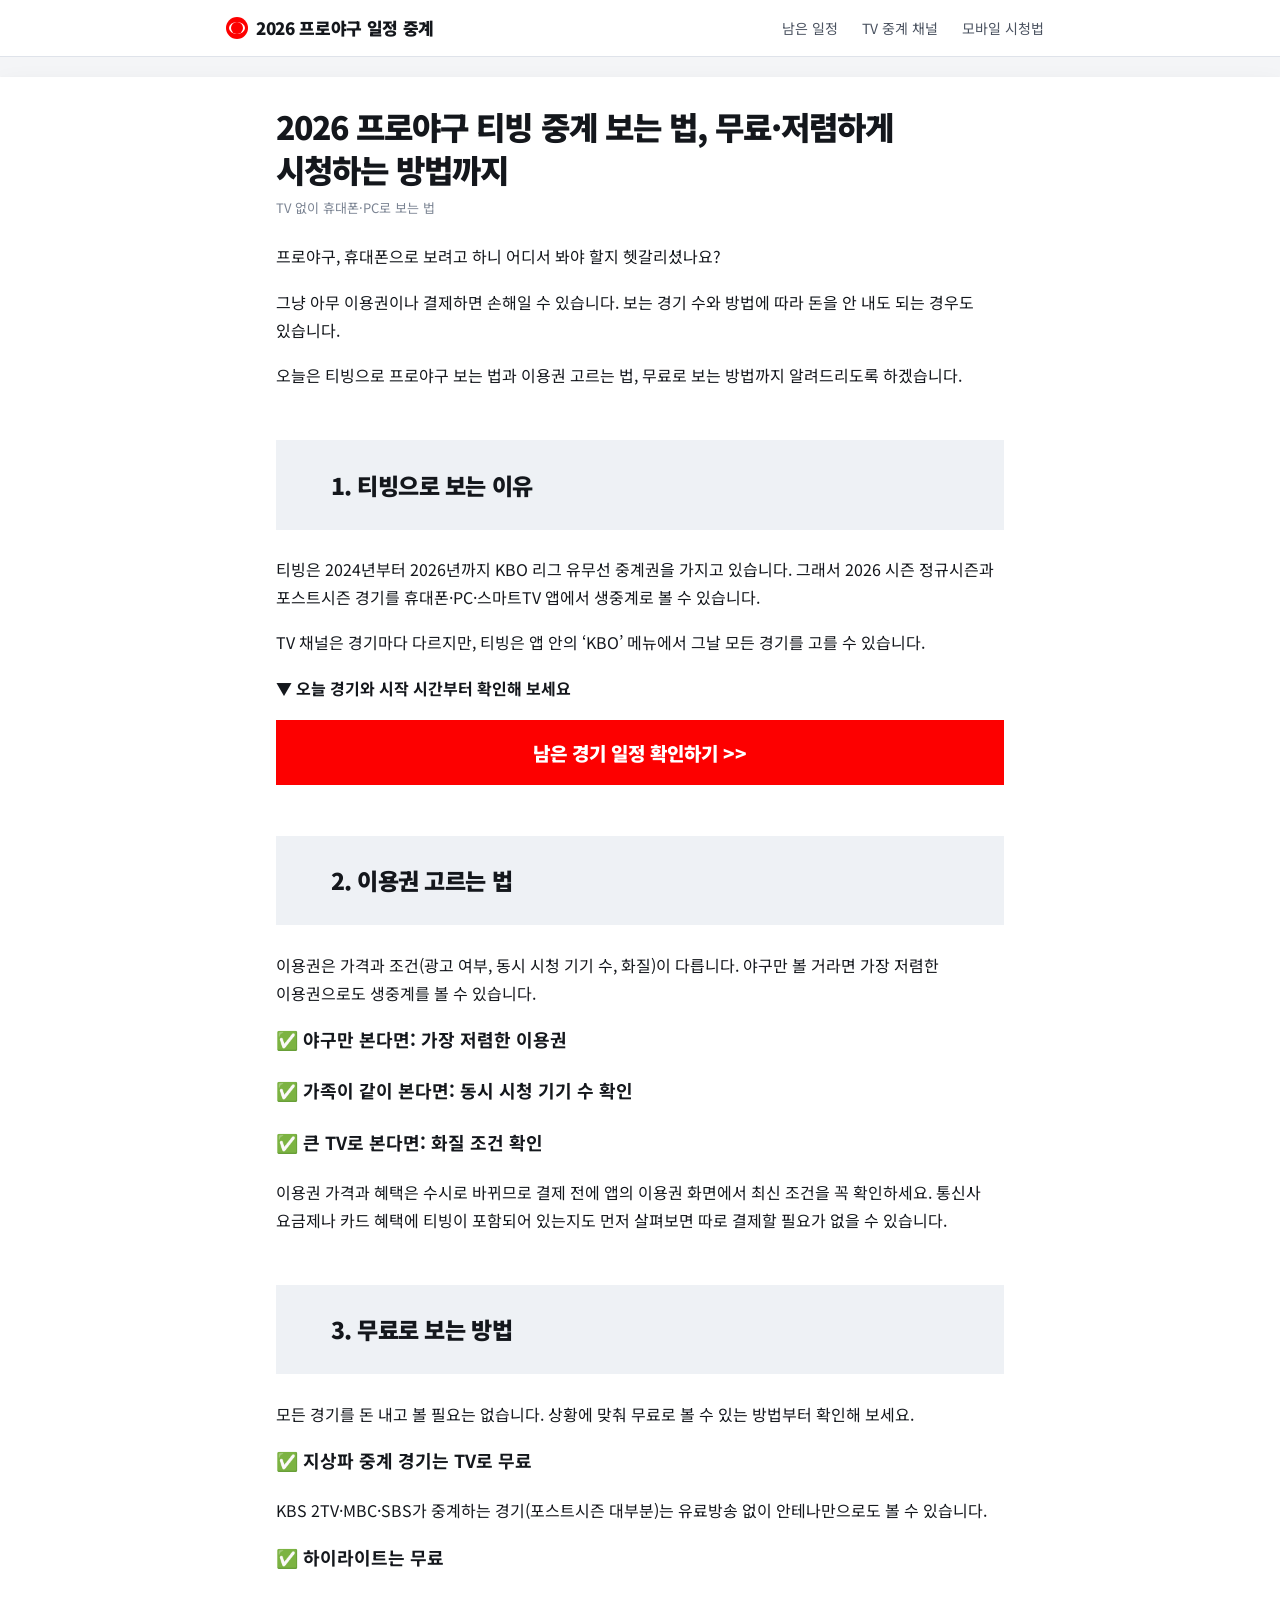
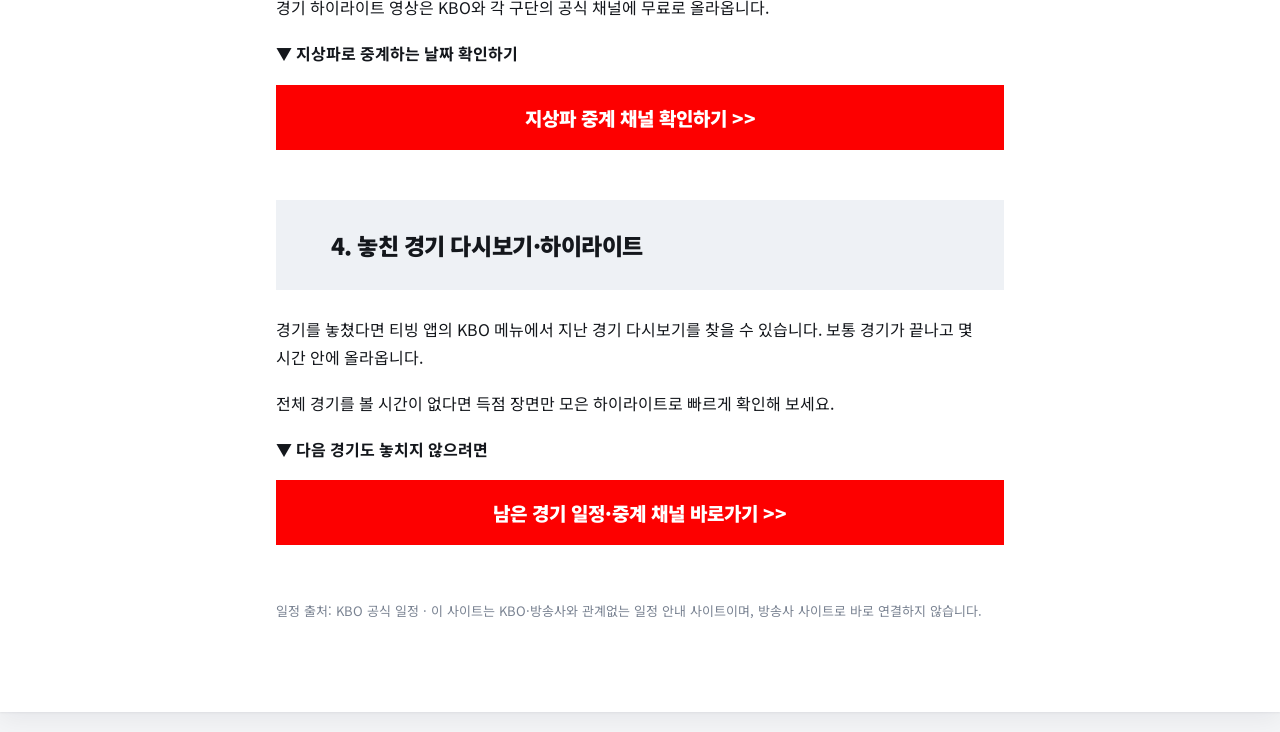
<file: site/kbo2026/cloudflare/guide-tving.html>
<!doctype html>
<html lang="ko">
<head>
<meta charset="utf-8">
<meta name="viewport" content="width=device-width, initial-scale=1, viewport-fit=cover">
<title>티빙 시청 가이드</title>
<meta name="description" content="2026 프로야구를 티빙으로 보는 법, 이용권 고르는 법, 무료로 보는 방법과 다시보기를 정리합니다.">
<link rel="icon" href="favicon.svg" type="image/svg+xml">
<link rel="preconnect" href="https://fonts.googleapis.com">
<link rel="stylesheet" href="https://fonts.googleapis.com/css2?family=Noto+Sans+KR:wght@400;700;900&display=swap">
<link rel="stylesheet" href="style.css">
</head>
<body>
<header class="top"><div class="wrap">
  <a class="logo" href="index.html"><i aria-hidden="true"></i>2026 프로야구 일정 중계</a>
  <nav class="nav" aria-label="주요 메뉴">
    <a href="index.html#schedule">남은 일정</a>
    <a href="guide-tv.html">TV 중계 채널</a>
    <a href="guide-tving.html">모바일 시청법</a>
  </nav>
</div></header>
<main class="post"><div class="wrap">
  <h1>2026 프로야구 티빙 중계 보는 법, 무료·저렴하게 시청하는 방법까지</h1>
  <div class="meta">TV 없이 휴대폰·PC로 보는 법</div>
  <p>프로야구, 휴대폰으로 보려고 하니 어디서 봐야 할지 헷갈리셨나요?</p>
  <p>그냥 아무 이용권이나 결제하면 손해일 수 있습니다. 보는 경기 수와 방법에 따라 돈을 안 내도 되는 경우도 있습니다.</p>
  <p>오늘은 티빙으로 프로야구 보는 법과 이용권 고르는 법, 무료로 보는 방법까지 알려드리도록 하겠습니다.</p>

  <h2>1. 티빙으로 보는 이유</h2>
  <p>티빙은 2024년부터 2026년까지 KBO 리그 유무선 중계권을 가지고 있습니다. 그래서 2026 시즌 정규시즌과 포스트시즌 경기를 휴대폰·PC·스마트TV 앱에서 생중계로 볼 수 있습니다.</p>
  <p>TV 채널은 경기마다 다르지만, 티빙은 앱 안의 ‘KBO’ 메뉴에서 그날 모든 경기를 고를 수 있습니다.</p>
  <p class="pointer">▼ 오늘 경기와 시작 시간부터 확인해 보세요</p>
  <a class="btn" href="index.html#schedule">남은 경기 일정 확인하기 &gt;&gt;</a>

  <h2>2. 이용권 고르는 법</h2>
  <p>이용권은 가격과 조건(광고 여부, 동시 시청 기기 수, 화질)이 다릅니다. 야구만 볼 거라면 가장 저렴한 이용권으로도 생중계를 볼 수 있습니다.</p>
  <p class="check">✅ 야구만 본다면: 가장 저렴한 이용권</p>
  <p class="check">✅ 가족이 같이 본다면: 동시 시청 기기 수 확인</p>
  <p class="check">✅ 큰 TV로 본다면: 화질 조건 확인</p>
  <p>이용권 가격과 혜택은 수시로 바뀌므로 결제 전에 앱의 이용권 화면에서 최신 조건을 꼭 확인하세요. 통신사 요금제나 카드 혜택에 티빙이 포함되어 있는지도 먼저 살펴보면 따로 결제할 필요가 없을 수 있습니다.</p>

  <h2>3. 무료로 보는 방법</h2>
  <p>모든 경기를 돈 내고 볼 필요는 없습니다. 상황에 맞춰 무료로 볼 수 있는 방법부터 확인해 보세요.</p>
  <p class="check">✅ 지상파 중계 경기는 TV로 무료</p>
  <p>KBS 2TV·MBC·SBS가 중계하는 경기(포스트시즌 대부분)는 유료방송 없이 안테나만으로도 볼 수 있습니다.</p>
  <p class="check">✅ 하이라이트는 무료</p>
  <p>경기 하이라이트 영상은 KBO와 각 구단의 공식 채널에 무료로 올라옵니다.</p>
  <p class="pointer">▼ 지상파로 중계하는 날짜 확인하기</p>
  <a class="btn" href="guide-tv.html#kbs2">지상파 중계 채널 확인하기 &gt;&gt;</a>

  <section id="replay">
  <h2>4. 놓친 경기 다시보기·하이라이트</h2>
  <p>경기를 놓쳤다면 티빙 앱의 KBO 메뉴에서 지난 경기 다시보기를 찾을 수 있습니다. 보통 경기가 끝나고 몇 시간 안에 올라옵니다.</p>
  <p>전체 경기를 볼 시간이 없다면 득점 장면만 모은 하이라이트로 빠르게 확인해 보세요.</p>
  <p class="pointer">▼ 다음 경기도 놓치지 않으려면</p>
  <a class="btn" href="index.html">남은 경기 일정·중계 채널 바로가기 &gt;&gt;</a>
  </section>
  <footer>
    <p>일정 출처: KBO 공식 일정 · 이 사이트는 KBO·방송사와 관계없는 일정 안내 사이트이며, 방송사 사이트로 바로 연결하지 않습니다.</p>
  </footer>
</div></main></body></html>
</file>
<file: site/kbo2026/style.css>
:root{
  --bg:#f4f5f7; --surface:#ffffff; --surface-2:#eef1f5; --ink:#14171c; --ink-2:#4a5260; --ink-3:#7a8392;
  --line:#dfe3ea; --brand:#0b2a5b; --brand-ink:#ffffff; --accent:#fd0000; --accent-ink:#ffffff;
  --h2bg:#eef1f5; --live:#e11d48; --ok:#0f8a5f; --chip:#e8eefb; --chip-ink:#173a7a; --shadow:0 1px 2px rgba(10,20,40,.06),0 8px 24px rgba(10,20,40,.06);
}
@media (prefers-color-scheme: dark){
  :root:not([data-theme="light"]){
    --bg:#0e1116; --surface:#161a21; --surface-2:#1d222b; --ink:#eef1f6; --ink-2:#b4bccb; --ink-3:#8790a0;
    --line:#2a313c; --brand:#9cc0ff; --brand-ink:#0e1116; --h2bg:#1d222b; --chip:#1e2a40; --chip-ink:#b9d0ff; --shadow:none;
  }
}
:root[data-theme="dark"]{
  --bg:#0e1116; --surface:#161a21; --surface-2:#1d222b; --ink:#eef1f6; --ink-2:#b4bccb; --ink-3:#8790a0;
  --line:#2a313c; --brand:#9cc0ff; --brand-ink:#0e1116; --h2bg:#1d222b; --chip:#1e2a40; --chip-ink:#b9d0ff; --shadow:none;
}
*{box-sizing:border-box}
html{-webkit-text-size-adjust:100%}
body{margin:0;background:var(--bg);color:var(--ink);font:16px/1.75 "Noto Sans KR",system-ui,-apple-system,"Apple SD Gothic Neo","Malgun Gothic",sans-serif;word-break:keep-all;overflow-wrap:anywhere}
a{color:inherit}
.wrap{max-width:860px;margin:0 auto;padding-left:max(16px,env(safe-area-inset-left));padding-right:max(16px,env(safe-area-inset-right))}

/* 상단 */
.top{background:var(--surface);border-bottom:1px solid var(--line);position:sticky;top:0;z-index:5}
.top .wrap{display:flex;align-items:center;gap:16px;min-height:56px;flex-wrap:wrap}
.logo{font-weight:900;text-decoration:none;letter-spacing:-.02em;display:flex;align-items:center;gap:8px;font-size:17px}
.logo i{width:22px;height:22px;border-radius:50%;background:var(--accent);display:inline-block;position:relative;flex:none}
.logo i::after{content:"";position:absolute;inset:5px 3px;border:2px solid #fff;border-top:0;border-bottom:0;border-radius:50%}
.nav{display:flex;gap:4px;margin-left:auto;flex-wrap:wrap}
.nav a{text-decoration:none;font-size:14px;color:var(--ink-2);padding:6px 10px;border-radius:8px}
.nav a:hover,.nav a[aria-current]{background:var(--surface-2);color:var(--ink)}

/* 글 본문 (참고 글 구조: 짧은 문단 → ▼ 안내 → 표/버튼) */
.post{background:var(--surface);margin:20px auto;padding:28px 0 36px;box-shadow:var(--shadow)}
.post>.wrap{max-width:760px}
.post h1{font-size:clamp(24px,5vw,32px);line-height:1.35;margin:0 0 6px;letter-spacing:-.03em;font-weight:900}
.meta{font-size:13px;color:var(--ink-3);margin-bottom:22px}
.post p{margin:0 0 1.1em}
.post h2{background:var(--h2bg);padding:1em 1.4em;margin:2.2em 0 1.1em;font-size:clamp(19px,3.8vw,23px);line-height:1.4;letter-spacing:-.02em;font-weight:900}
@media (min-width:640px){.post h2{padding:1.25em 2.375em}}
.post h3{font-size:19px;margin:1.6em 0 .6em}
.pointer{font-weight:700;margin:1.3em 0 .6em}
.check{font-size:18px;font-weight:700;margin:1.2em 0 .4em}
.btn{display:block;width:100%;background:var(--accent);color:var(--accent-ink);text-align:center;text-decoration:none;font-weight:900;font-size:clamp(16px,3.6vw,19px);padding:16px 18px;margin:.6em 0 1.4em;border-radius:0;border:0;cursor:pointer;font-family:inherit}
.btn:hover{filter:brightness(.92)}
.btn.ghost{background:transparent;color:var(--ink);border:2px solid var(--ink)}
.tbl{width:100%;border-collapse:collapse;margin:.4em 0 1.4em;font-size:15px}
.tbl th,.tbl td{border:1px solid var(--line);padding:10px 12px;text-align:left;vertical-align:middle}
.tbl th{background:var(--surface-2);font-weight:700;white-space:nowrap}
.tblwrap{overflow-x:auto}
.note{background:var(--surface-2);border-left:4px solid var(--brand);padding:12px 16px;font-size:14.5px;color:var(--ink-2);margin:1em 0 1.4em}
.done-banner{border-left-color:var(--ink-3)}
:target{scroll-margin-top:72px}
section:target>h2,div:target>.check{outline:3px solid var(--accent);outline-offset:3px}

/* 랜딩 */
.hero{background:linear-gradient(160deg,#0b2a5b 0%,#123d80 55%,#0b2a5b 100%);color:#fff;padding:36px 0 40px}
.eyebrow{display:inline-flex;align-items:center;gap:8px;font-size:13px;font-weight:700;letter-spacing:.02em;background:rgba(255,255,255,.12);padding:4px 10px;border-radius:999px}
.dot{width:8px;height:8px;border-radius:50%;background:#ff4d4d;box-shadow:0 0 0 0 rgba(255,77,77,.7);animation:pulse 1.8s infinite}
@keyframes pulse{70%{box-shadow:0 0 0 8px rgba(255,77,77,0)}100%{box-shadow:0 0 0 0 rgba(255,77,77,0)}}
@media (prefers-reduced-motion:reduce){.dot{animation:none}}
.hero h1{font-size:clamp(28px,7vw,44px);line-height:1.2;margin:14px 0 10px;letter-spacing:-.04em;font-weight:900}
.hero .sub{color:#d6e2f7;margin:0 0 22px;max-width:620px}
.next{background:#fff;color:#14171c;padding:18px 18px 4px;box-shadow:0 10px 30px rgba(0,0,0,.25)}
.next-head{display:flex;justify-content:space-between;gap:10px;align-items:center;flex-wrap:wrap;font-size:13px;color:#4a5260;font-weight:700}
.match{display:flex;align-items:center;justify-content:center;gap:14px;margin:14px 0 6px;font-weight:900;font-size:clamp(22px,6vw,30px);letter-spacing:-.03em;flex-wrap:wrap}
.match small{font-size:14px;color:#7a8392;font-weight:700}
.team{display:inline-flex;align-items:center;gap:8px}
.team i{width:12px;height:12px;border-radius:50%;flex:none;display:inline-block}
.where{text-align:center;color:#4a5260;font-size:14.5px;margin-bottom:10px}
.cd{display:flex;justify-content:center;gap:8px;margin:6px 0 12px}
.cd div{background:#0b2a5b;color:#fff;min-width:62px;text-align:center;padding:6px 4px;line-height:1.2}
.cd b{display:block;font-size:22px;font-variant-numeric:tabular-nums}
.cd span{font-size:11px;opacity:.8}
.next .chips{justify-content:center}
.next .btn{margin:12px -18px 0;width:calc(100% + 36px)}
.stats{display:grid;grid-template-columns:repeat(3,1fr);gap:1px;background:var(--line);border:1px solid var(--line);margin:20px 0 0}
.stats div{background:var(--surface);padding:12px 10px;text-align:center;font-size:12.5px;color:var(--ink-3)}
.stats b{display:block;font-size:20px;color:var(--ink);font-weight:900;letter-spacing:-.02em}

.chips{display:flex;flex-wrap:wrap;gap:6px;margin:4px 0}
.chip{display:inline-flex;align-items:center;gap:6px;font-size:13px;font-weight:700;text-decoration:none;background:var(--chip);color:var(--chip-ink);padding:3px 10px;border-radius:999px;white-space:nowrap}
.next .chip{background:#e8eefb;color:#173a7a}
.chip.muted{background:var(--surface-2);color:var(--ink-3)}
.badge{display:inline-block;font-size:12px;font-weight:700;padding:2px 8px;border:1px solid currentColor;border-radius:4px;line-height:1.5}
.badge.ps{color:var(--accent)}
.badge.intl{color:var(--ink-3)}
.badge.live{background:var(--live);color:#fff;border-color:var(--live)}

.filters{display:flex;gap:6px;margin:0 0 14px;flex-wrap:wrap}
.filters button{font:inherit;font-size:14px;padding:6px 14px;border:1px solid var(--line);background:var(--surface);color:var(--ink-2);border-radius:999px;cursor:pointer}
.filters button[aria-pressed="true"]{background:var(--ink);color:var(--surface);border-color:var(--ink)}
.day{border:1px solid var(--line);margin:0 0 18px;background:var(--surface)}
.day-head{display:flex;justify-content:space-between;align-items:center;gap:10px;padding:12px 16px;background:var(--surface-2);font-weight:900;flex-wrap:wrap}
.dday{font-size:13px;color:var(--accent);font-weight:900}
.game{display:grid;grid-template-columns:64px 1fr;gap:4px 12px;padding:14px 16px;border-top:1px solid var(--line)}
.game:first-of-type{border-top:0}
.g-time{font-weight:900;font-size:18px;font-variant-numeric:tabular-nums}
.g-match{font-weight:900;font-size:17px;display:flex;align-items:center;gap:8px;flex-wrap:wrap}
.g-sub{grid-column:2;font-size:13.5px;color:var(--ink-3);display:flex;gap:8px;flex-wrap:wrap;align-items:center}
.g-tv{grid-column:2}
.day .btn{margin:0;font-size:16px;padding:13px 16px}
.empty{padding:28px 18px;text-align:center;color:var(--ink-2);border:1px dashed var(--line);background:var(--surface)}
.demo{border:1px dashed var(--ink-3);padding:12px 14px;margin:0 0 18px;font-size:14px;color:var(--ink-2);background:var(--surface)}
.demo b{color:var(--ink)}
.demo .filters{margin:8px 0 0}

.chgrid{display:grid;grid-template-columns:repeat(auto-fill,minmax(180px,1fr));gap:10px;margin:.4em 0 1.4em}
.chcard{display:block;text-decoration:none;border:1px solid var(--line);padding:12px 14px;background:var(--surface)}
.chcard b{display:block}
.chcard small{color:var(--ink-3)}
.chcard:hover{border-color:var(--ink)}
.pager{display:flex;gap:10px;margin-top:8px}
.pager a{flex:1;text-decoration:none;border:1px solid var(--line);padding:12px 14px;font-size:14px;background:var(--surface)}
.pager a small{display:block;color:var(--ink-3)}
.pager a.next-day{text-align:right}

footer{color:var(--ink-3);font-size:13px;padding:28px 0 40px;line-height:1.7}
footer p{margin:0 0 6px}
</file>
<file: site/kbo2026/cloudflare/style.css>
:root{
  --bg:#f4f5f7; --surface:#ffffff; --surface-2:#eef1f5; --ink:#14171c; --ink-2:#4a5260; --ink-3:#7a8392;
  --line:#dfe3ea; --brand:#0b2a5b; --brand-ink:#ffffff; --accent:#fd0000; --accent-ink:#ffffff;
  --h2bg:#eef1f5; --live:#e11d48; --ok:#0f8a5f; --chip:#e8eefb; --chip-ink:#173a7a; --shadow:0 1px 2px rgba(10,20,40,.06),0 8px 24px rgba(10,20,40,.06);
}
@media (prefers-color-scheme: dark){
  :root:not([data-theme="light"]){
    --bg:#0e1116; --surface:#161a21; --surface-2:#1d222b; --ink:#eef1f6; --ink-2:#b4bccb; --ink-3:#8790a0;
    --line:#2a313c; --brand:#9cc0ff; --brand-ink:#0e1116; --h2bg:#1d222b; --chip:#1e2a40; --chip-ink:#b9d0ff; --shadow:none;
  }
}
:root[data-theme="dark"]{
  --bg:#0e1116; --surface:#161a21; --surface-2:#1d222b; --ink:#eef1f6; --ink-2:#b4bccb; --ink-3:#8790a0;
  --line:#2a313c; --brand:#9cc0ff; --brand-ink:#0e1116; --h2bg:#1d222b; --chip:#1e2a40; --chip-ink:#b9d0ff; --shadow:none;
}
*{box-sizing:border-box}
html{-webkit-text-size-adjust:100%}
body{margin:0;background:var(--bg);color:var(--ink);font:16px/1.75 "Noto Sans KR",system-ui,-apple-system,"Apple SD Gothic Neo","Malgun Gothic",sans-serif;word-break:keep-all;overflow-wrap:anywhere}
a{color:inherit}
.wrap{max-width:860px;margin:0 auto;padding-left:max(16px,env(safe-area-inset-left));padding-right:max(16px,env(safe-area-inset-right))}

/* 상단 */
.top{background:var(--surface);border-bottom:1px solid var(--line);position:sticky;top:0;z-index:5}
.top .wrap{display:flex;align-items:center;gap:16px;min-height:56px;flex-wrap:wrap}
.logo{font-weight:900;text-decoration:none;letter-spacing:-.02em;display:flex;align-items:center;gap:8px;font-size:17px}
.logo i{width:22px;height:22px;border-radius:50%;background:var(--accent);display:inline-block;position:relative;flex:none}
.logo i::after{content:"";position:absolute;inset:5px 3px;border:2px solid #fff;border-top:0;border-bottom:0;border-radius:50%}
.nav{display:flex;gap:4px;margin-left:auto;flex-wrap:wrap}
.nav a{text-decoration:none;font-size:14px;color:var(--ink-2);padding:6px 10px;border-radius:8px}
.nav a:hover,.nav a[aria-current]{background:var(--surface-2);color:var(--ink)}

/* 글 본문 (참고 글 구조: 짧은 문단 → ▼ 안내 → 표/버튼) */
.post{background:var(--surface);margin:20px auto;padding:28px 0 36px;box-shadow:var(--shadow)}
.post>.wrap{max-width:760px}
.post h1{font-size:clamp(24px,5vw,32px);line-height:1.35;margin:0 0 6px;letter-spacing:-.03em;font-weight:900}
.meta{font-size:13px;color:var(--ink-3);margin-bottom:22px}
.post p{margin:0 0 1.1em}
.post h2{background:var(--h2bg);padding:1em 1.4em;margin:2.2em 0 1.1em;font-size:clamp(19px,3.8vw,23px);line-height:1.4;letter-spacing:-.02em;font-weight:900}
@media (min-width:640px){.post h2{padding:1.25em 2.375em}}
.post h3{font-size:19px;margin:1.6em 0 .6em}
.pointer{font-weight:700;margin:1.3em 0 .6em}
.check{font-size:18px;font-weight:700;margin:1.2em 0 .4em}
.btn{display:block;width:100%;background:var(--accent);color:var(--accent-ink);text-align:center;text-decoration:none;font-weight:900;font-size:clamp(16px,3.6vw,19px);padding:16px 18px;margin:.6em 0 1.4em;border-radius:0;border:0;cursor:pointer;font-family:inherit}
.btn:hover{filter:brightness(.92)}
.btn.ghost{background:transparent;color:var(--ink);border:2px solid var(--ink)}
.tbl{width:100%;border-collapse:collapse;margin:.4em 0 1.4em;font-size:15px}
.tbl th,.tbl td{border:1px solid var(--line);padding:10px 12px;text-align:left;vertical-align:middle}
.tbl th{background:var(--surface-2);font-weight:700;white-space:nowrap}
.tblwrap{overflow-x:auto}
.note{background:var(--surface-2);border-left:4px solid var(--brand);padding:12px 16px;font-size:14.5px;color:var(--ink-2);margin:1em 0 1.4em}
.done-banner{border-left-color:var(--ink-3)}
:target{scroll-margin-top:72px}
section:target>h2,div:target>.check{outline:3px solid var(--accent);outline-offset:3px}

/* 랜딩 */
.hero{background:linear-gradient(160deg,#0b2a5b 0%,#123d80 55%,#0b2a5b 100%);color:#fff;padding:36px 0 40px}
.eyebrow{display:inline-flex;align-items:center;gap:8px;font-size:13px;font-weight:700;letter-spacing:.02em;background:rgba(255,255,255,.12);padding:4px 10px;border-radius:999px}
.dot{width:8px;height:8px;border-radius:50%;background:#ff4d4d;box-shadow:0 0 0 0 rgba(255,77,77,.7);animation:pulse 1.8s infinite}
@keyframes pulse{70%{box-shadow:0 0 0 8px rgba(255,77,77,0)}100%{box-shadow:0 0 0 0 rgba(255,77,77,0)}}
@media (prefers-reduced-motion:reduce){.dot{animation:none}}
.hero h1{font-size:clamp(28px,7vw,44px);line-height:1.2;margin:14px 0 10px;letter-spacing:-.04em;font-weight:900}
.hero .sub{color:#d6e2f7;margin:0 0 22px;max-width:620px}
.next{background:#fff;color:#14171c;padding:18px 18px 4px;box-shadow:0 10px 30px rgba(0,0,0,.25)}
.next-head{display:flex;justify-content:space-between;gap:10px;align-items:center;flex-wrap:wrap;font-size:13px;color:#4a5260;font-weight:700}
.match{display:flex;align-items:center;justify-content:center;gap:14px;margin:14px 0 6px;font-weight:900;font-size:clamp(22px,6vw,30px);letter-spacing:-.03em;flex-wrap:wrap}
.match small{font-size:14px;color:#7a8392;font-weight:700}
.team{display:inline-flex;align-items:center;gap:8px}
.team i{width:12px;height:12px;border-radius:50%;flex:none;display:inline-block}
.where{text-align:center;color:#4a5260;font-size:14.5px;margin-bottom:10px}
.cd{display:flex;justify-content:center;gap:8px;margin:6px 0 12px}
.cd div{background:#0b2a5b;color:#fff;min-width:62px;text-align:center;padding:6px 4px;line-height:1.2}
.cd b{display:block;font-size:22px;font-variant-numeric:tabular-nums}
.cd span{font-size:11px;opacity:.8}
.next .chips{justify-content:center}
.next .btn{margin:12px -18px 0;width:calc(100% + 36px)}
.stats{display:grid;grid-template-columns:repeat(3,1fr);gap:1px;background:var(--line);border:1px solid var(--line);margin:20px 0 0}
.stats div{background:var(--surface);padding:12px 10px;text-align:center;font-size:12.5px;color:var(--ink-3)}
.stats b{display:block;font-size:20px;color:var(--ink);font-weight:900;letter-spacing:-.02em}

.chips{display:flex;flex-wrap:wrap;gap:6px;margin:4px 0}
.chip{display:inline-flex;align-items:center;gap:6px;font-size:13px;font-weight:700;text-decoration:none;background:var(--chip);color:var(--chip-ink);padding:3px 10px;border-radius:999px;white-space:nowrap}
.next .chip{background:#e8eefb;color:#173a7a}
.chip.muted{background:var(--surface-2);color:var(--ink-3)}
.badge{display:inline-block;font-size:12px;font-weight:700;padding:2px 8px;border:1px solid currentColor;border-radius:4px;line-height:1.5}
.badge.ps{color:var(--accent)}
.badge.intl{color:var(--ink-3)}
.badge.live{background:var(--live);color:#fff;border-color:var(--live)}

.filters{display:flex;gap:6px;margin:0 0 14px;flex-wrap:wrap}
.filters button{font:inherit;font-size:14px;padding:6px 14px;border:1px solid var(--line);background:var(--surface);color:var(--ink-2);border-radius:999px;cursor:pointer}
.filters button[aria-pressed="true"]{background:var(--ink);color:var(--surface);border-color:var(--ink)}
.day{border:1px solid var(--line);margin:0 0 18px;background:var(--surface)}
.day-head{display:flex;justify-content:space-between;align-items:center;gap:10px;padding:12px 16px;background:var(--surface-2);font-weight:900;flex-wrap:wrap}
.dday{font-size:13px;color:var(--accent);font-weight:900}
.game{display:grid;grid-template-columns:64px 1fr;gap:4px 12px;padding:14px 16px;border-top:1px solid var(--line)}
.game:first-of-type{border-top:0}
.g-time{font-weight:900;font-size:18px;font-variant-numeric:tabular-nums}
.g-match{font-weight:900;font-size:17px;display:flex;align-items:center;gap:8px;flex-wrap:wrap}
.g-sub{grid-column:2;font-size:13.5px;color:var(--ink-3);display:flex;gap:8px;flex-wrap:wrap;align-items:center}
.g-tv{grid-column:2}
.day .btn{margin:0;font-size:16px;padding:13px 16px}
.empty{padding:28px 18px;text-align:center;color:var(--ink-2);border:1px dashed var(--line);background:var(--surface)}
.demo{border:1px dashed var(--ink-3);padding:12px 14px;margin:0 0 18px;font-size:14px;color:var(--ink-2);background:var(--surface)}
.demo b{color:var(--ink)}
.demo .filters{margin:8px 0 0}

.chgrid{display:grid;grid-template-columns:repeat(auto-fill,minmax(180px,1fr));gap:10px;margin:.4em 0 1.4em}
.chcard{display:block;text-decoration:none;border:1px solid var(--line);padding:12px 14px;background:var(--surface)}
.chcard b{display:block}
.chcard small{color:var(--ink-3)}
.chcard:hover{border-color:var(--ink)}
.pager{display:flex;gap:10px;margin-top:8px}
.pager a{flex:1;text-decoration:none;border:1px solid var(--line);padding:12px 14px;font-size:14px;background:var(--surface)}
.pager a small{display:block;color:var(--ink-3)}
.pager a.next-day{text-align:right}

footer{color:var(--ink-3);font-size:13px;padding:28px 0 40px;line-height:1.7}
footer p{margin:0 0 6px}
</file>
